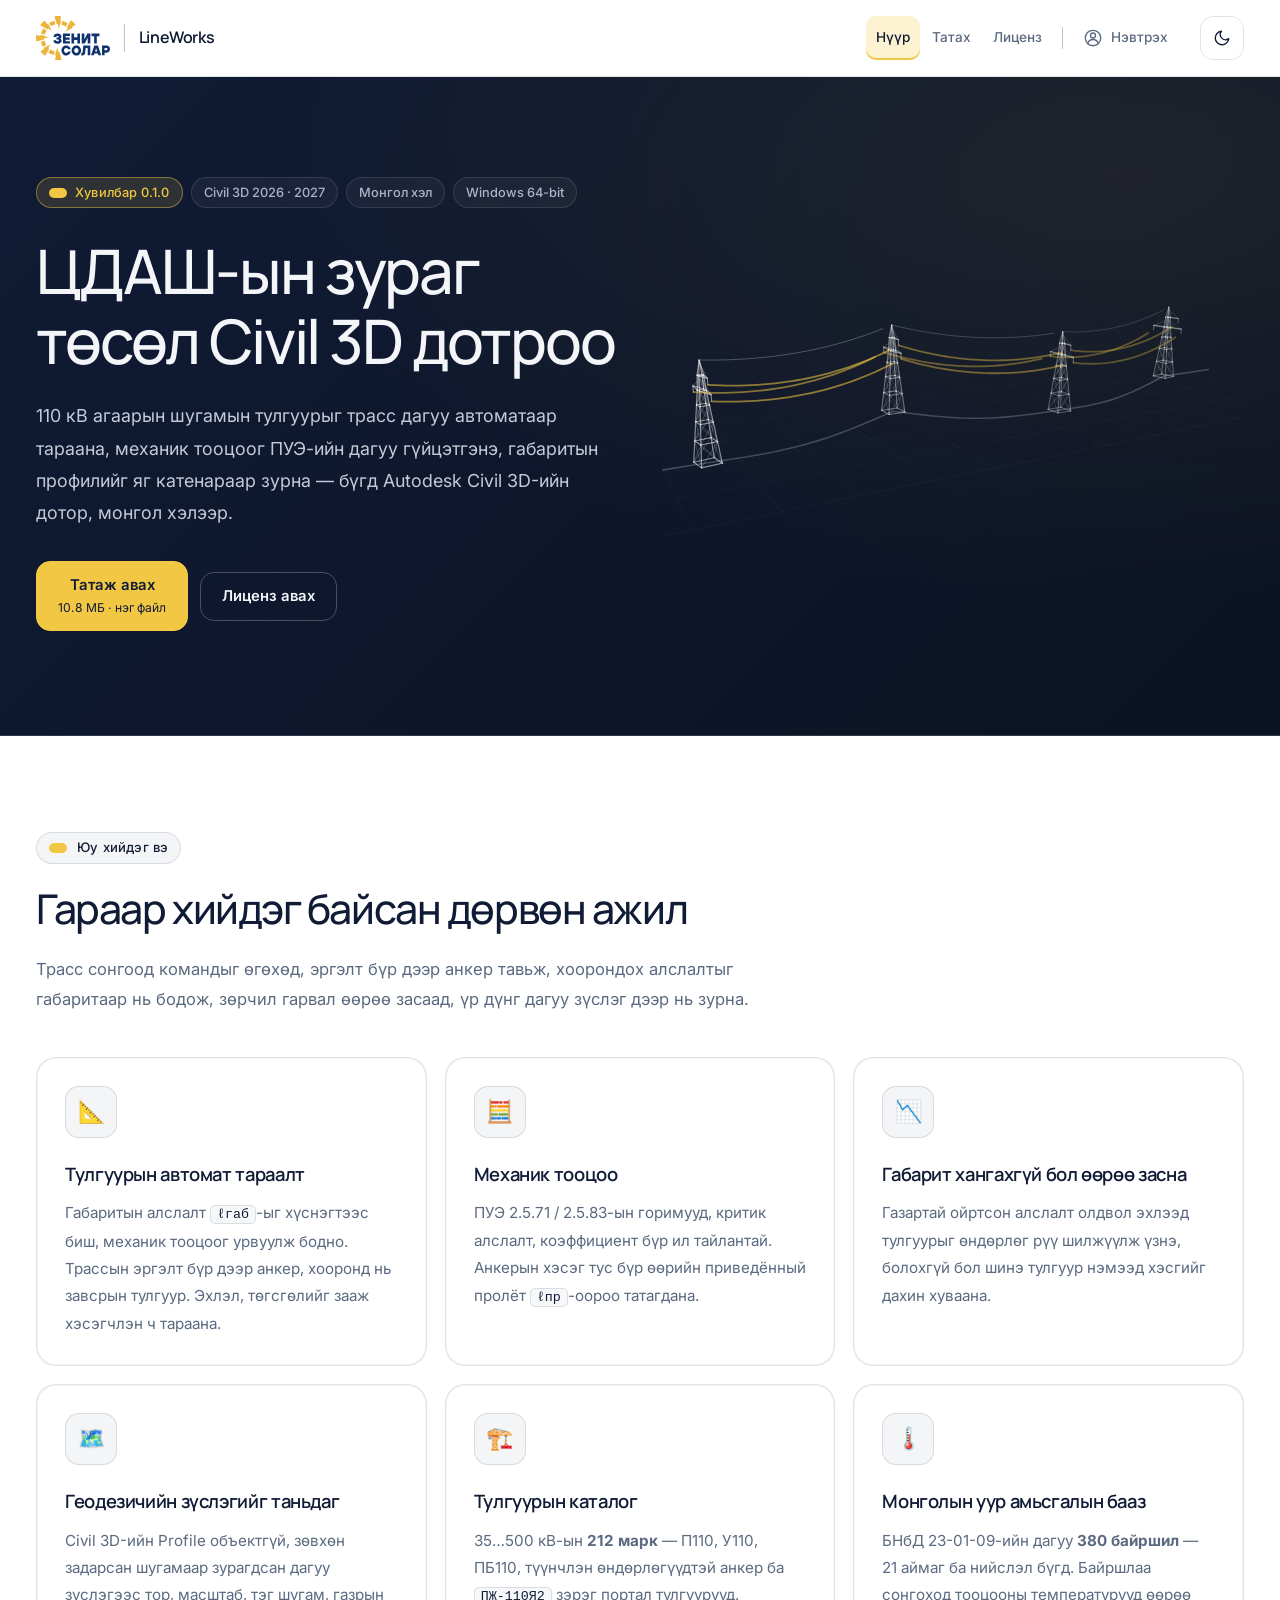
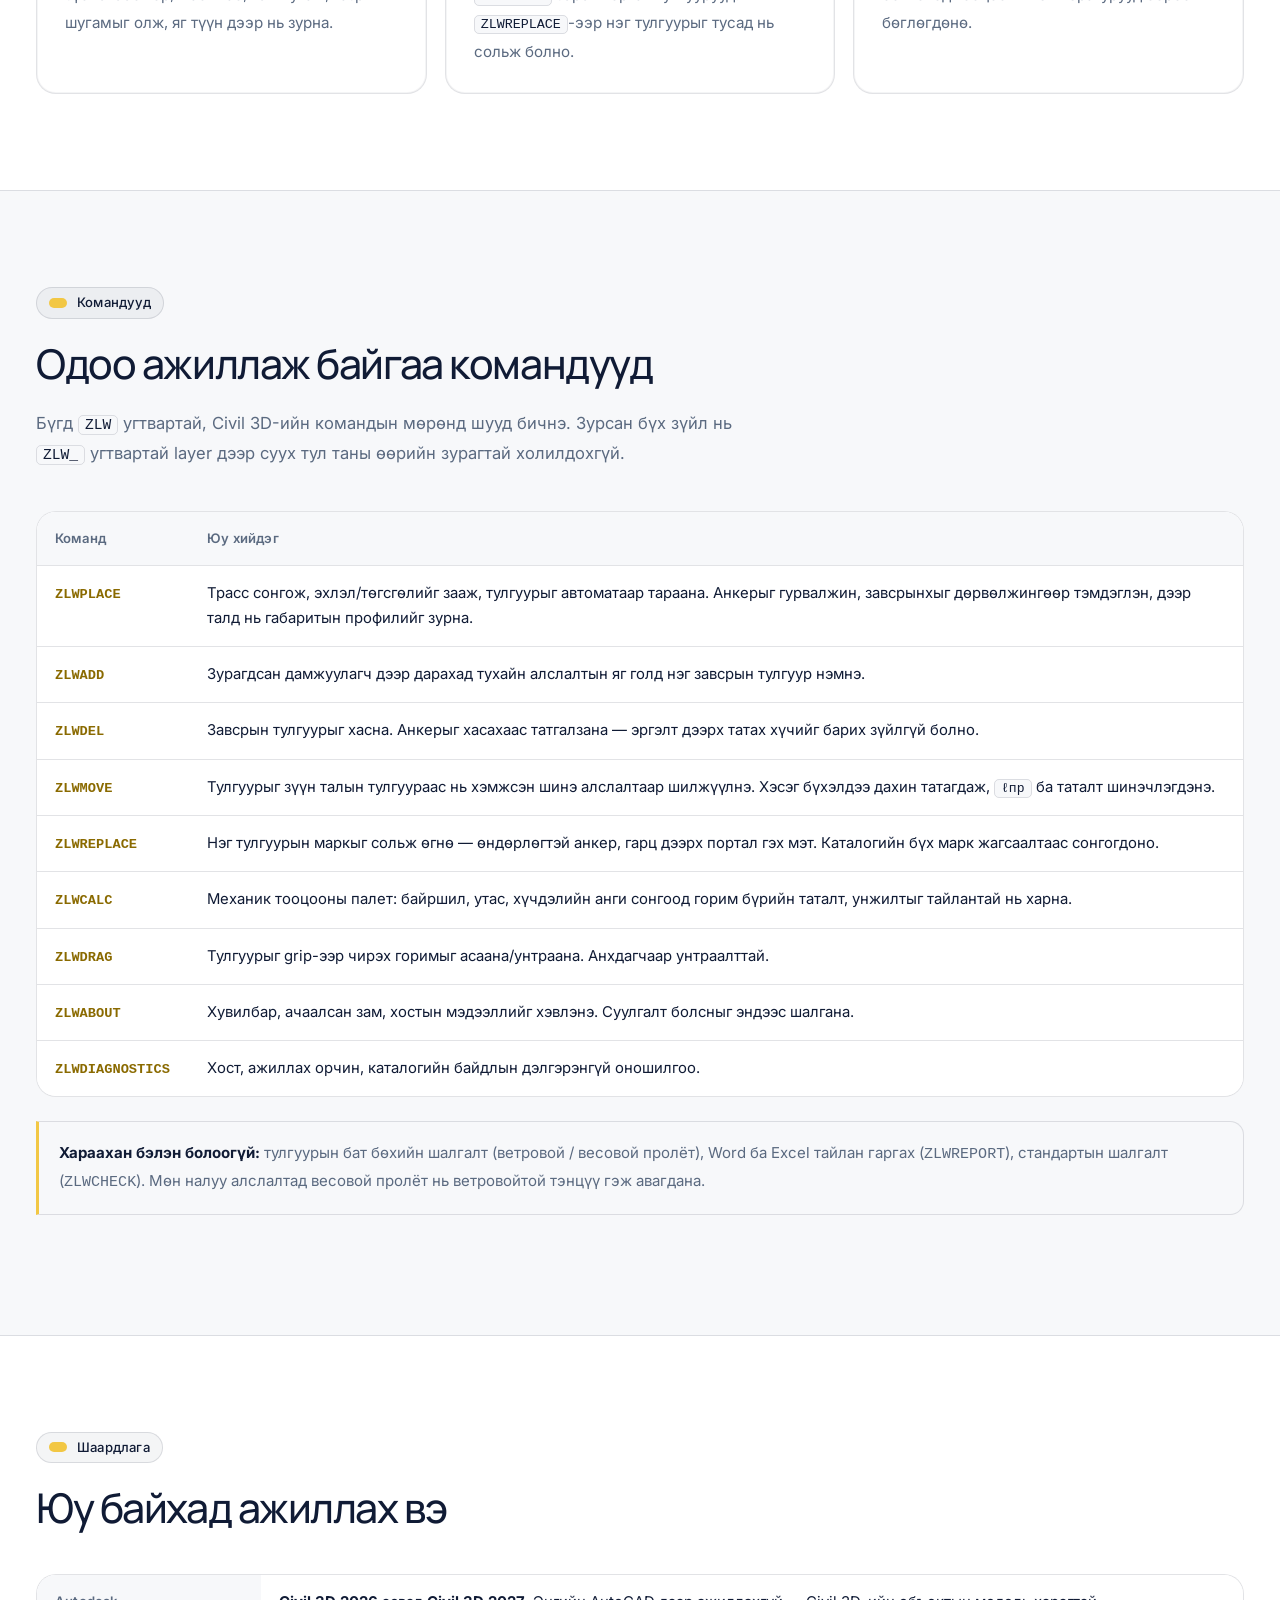
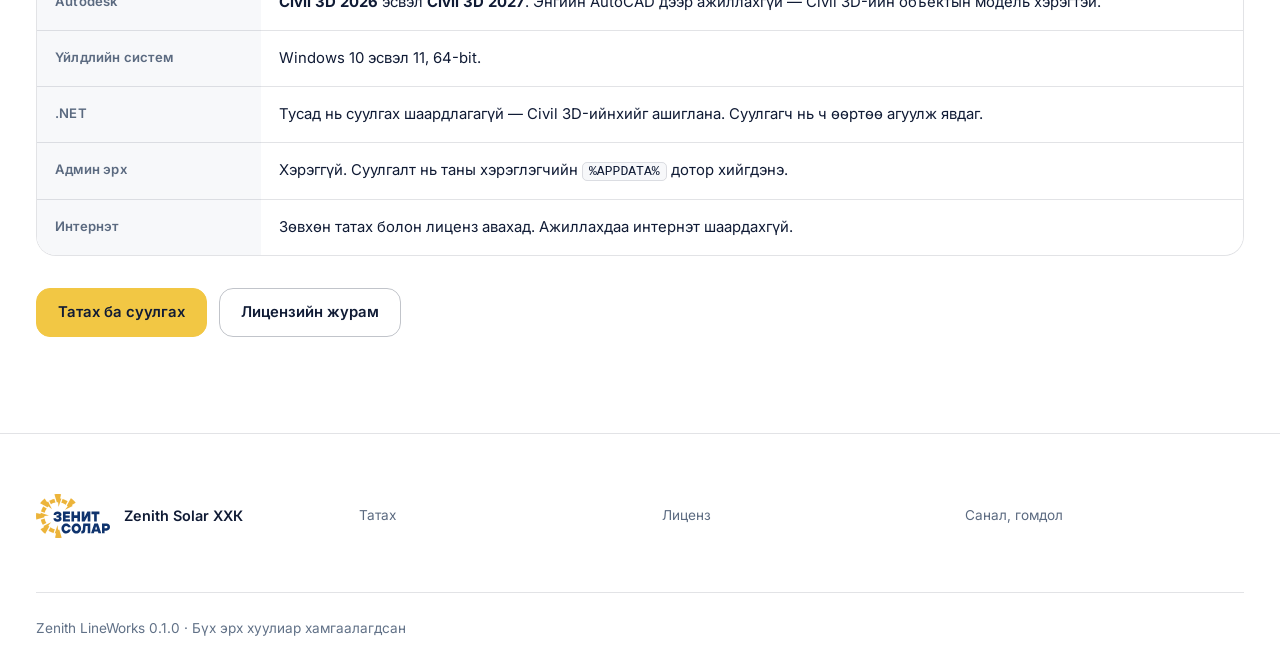
<file: index.html>
<!DOCTYPE html>
<html lang="mn">
<head>
<meta charset="utf-8">
<meta name="viewport" content="width=device-width, initial-scale=1">
<title>Zenith LineWorks — ЦДАШ-ын зураг төсөл Civil 3D дотор</title>
<meta name="description" content="110 кВ агаарын шугамын тулгуур тараалт, механик тооцоо, габаритын профилийг Autodesk Civil 3D дотор монгол хэлээр. Zenith Solar ХХК.">
<meta property="og:title" content="Zenith LineWorks">
<meta property="og:description" content="ЦДАШ-ын зураг төсөл ба механик тооцооны нэгдсэн систем — Autodesk Civil 3D-д зориулсан монгол хэлний plugin.">
<meta property="og:type" content="website">
<meta name="theme-color" content="#ffffff">
<script>
(() => {
  let theme = "light";
  try {
    if (localStorage.getItem("zs-theme") === "dark") theme = "dark";
  } catch {}
  document.documentElement.dataset.theme = theme;
  const meta = document.querySelector('meta[name="theme-color"]');
  if (meta) meta.content = theme === "dark" ? "#0b1222" : "#ffffff";
})();
</script>
<link rel="icon" href="assets/img/favicon.svg" type="image/svg+xml">
<link rel="preconnect" href="https://fonts.googleapis.com">
<link rel="preconnect" href="https://fonts.gstatic.com" crossorigin>
<link rel="stylesheet" href="https://fonts.googleapis.com/css2?family=Inter:wght@400;500;600;700&family=Manrope:wght@400;500;600;700;800&display=swap">
<link rel="stylesheet" href="assets/zs-theme.css">
<link rel="stylesheet" href="assets/site.css">
</head>
<body>
<a class="skip-link" href="#main">Үндсэн агуулга руу алгасах</a>

<header class="top">
  <div class="wrap">
    <a class="brand" href="./" aria-label="Зенит Солар — LineWorks нүүр">
      <img class="logo-light" src="assets/img/logo-mn.svg" alt="Зенит Солар" width="74" height="44">
      <img class="logo-dark" src="assets/img/logo-mn-white.svg" alt="Зенит Солар" width="74" height="44">
      <span class="brand-product">LineWorks</span>
    </a>
    <nav class="nav" id="nav" aria-label="Үндсэн цэс">
      <a class="here" href="./" aria-current="page">Нүүр</a>
      <a href="download.html">Татах</a>
      <a href="license.html">Лиценз</a>
      <span class="nav-sep" aria-hidden="true"></span>
      <span id="nav-account">
        <a class="nav-user"
           href="account.html"
           aria-label="Нэвтрэх"
           title="Нэвтрэх">
          <svg xmlns="http://www.w3.org/2000/svg"
               width="20" height="20" viewBox="0 0 24 24"
               fill="none" stroke="currentColor" stroke-width="1.6"
               stroke-linecap="round" stroke-linejoin="round"
               aria-hidden="true" focusable="false">
            <circle cx="12" cy="12" r="9.25"/>
            <circle cx="12" cy="9" r="3"/>
            <path d="M5.7 18.7a6.5 6.5 0 0 1 12.6 0"/>
          </svg>
          <span class="nav-user-label">Нэвтрэх</span>
        </a>
      </span>
    </nav>
    <div class="top-actions">
      <button class="icon-btn" id="theme" type="button" aria-label="Өнгөний горим солих">
        <svg width="18" height="18" viewBox="0 0 24 24" fill="none" stroke="currentColor" stroke-width="2" aria-hidden="true"><path d="M21 12.8A9 9 0 1 1 11.2 3a7 7 0 0 0 9.8 9.8z"/></svg>
      </button>
      <button class="icon-btn menu-btn" id="menu" type="button" aria-label="Цэс" aria-controls="nav" aria-expanded="false">
        <svg width="20" height="20" viewBox="0 0 24 24" fill="none" stroke="currentColor" stroke-width="2" aria-hidden="true"><path d="M3 6h18M3 12h18M3 18h18"/></svg>
      </button>
    </div>
  </div>
</header>

<main id="main" tabindex="-1">
<div class="hero">
  <div class="wrap hero-grid">
    <div>
      <div class="badges">
        <span class="badge sun eyebrow">Хувилбар 0.1.0</span>
        <span class="badge">Civil 3D 2026 · 2027</span>
        <span class="badge">Монгол хэл</span>
        <span class="badge">Windows 64-bit</span>
      </div>
      <h1>ЦДАШ-ын зураг төсөл Civil 3D дотроо</h1>
      <p class="lede">
        110 кВ агаарын шугамын тулгуурыг трасс дагуу автоматаар тараана, механик
        тооцоог ПУЭ-ийн дагуу гүйцэтгэнэ, габаритын профилийг яг катенараар зурна —
        бүгд Autodesk Civil 3D-ийн дотор, монгол хэлээр.
      </p>
      <div class="row">
        <a class="btn btn-sun" href="download.html">
          <span>Татаж авах<span class="sub">10.8 МБ · нэг файл</span></span>
        </a>
        <a class="btn btn-ghost" href="license.html">Лиценз авах</a>
      </div>
    </div>

    <!--
      Тайлбар зураг: газрын гадарга, тулгуур, унжилт, габарит. assets/hero-3d.js
      ажиллавал дээр нь 3D canvas зурагдана; эс бөгөөс энэ SVG харагдана.
    -->
    <div class="hero-3d">
    <svg class="hero-art" viewBox="0 0 520 300" role="img"
         aria-label="Дагуу зүслэг дээр тараагдсан тулгуур ба унжсан дамжуулагч">
      <defs>
        <g id="tw" stroke="#ffca5c" stroke-width="2" fill="none" stroke-linecap="round">
          <path d="M-11 0 L-3.5 -96 M11 0 L3.5 -96"/>
          <path d="M-8.4 -34 L8.4 -34 M-6.5 -62 L6.5 -62"/>
          <path d="M-22 -66 L22 -66 M-16 -80 L16 -80"/>
          <path d="M0 -96 L0 -106"/>
          <path d="M-9.6 -20 L7.2 -48 M9.6 -20 L-7.2 -48" stroke-width="1.1" opacity=".65"/>
        </g>
      </defs>

      <!-- газрын гадарга -->
      <path d="M0 258 L58 236 L120 222 L182 216 L248 238 L312 251 L382 240 L450 226 L520 232 L520 300 L0 300 Z"
            fill="rgba(255,255,255,.05)" stroke="none"/>
      <path d="M0 258 L58 236 L120 222 L182 216 L248 238 L312 251 L382 240 L450 226 L520 232"
            fill="none" stroke="#7e9bb8" stroke-width="2"/>

      <!-- аянга зайлуулагч -->
      <path d="M58 130 Q120 160 182 110 M182 110 Q248 176 312 145 M312 145 Q382 180 450 120"
            fill="none" stroke="#8fa9c2" stroke-width="1.4" opacity=".8"/>

      <!-- дамжуулагч, унжилттай -->
      <path d="M58 170 Q120 214 182 150 M182 150 Q248 220 312 185 M312 185 Q382 224 450 160"
            fill="none" stroke="#f0a500" stroke-width="2.4"/>

      <use href="#tw" x="58"  y="236"/>
      <use href="#tw" x="182" y="216"/>
      <use href="#tw" x="312" y="251"/>
      <use href="#tw" x="450" y="226"/>

      <!-- габаритын хэмжээ -->
      <path d="M248 213 L248 238" stroke="#4ec98a" stroke-width="1.4" stroke-dasharray="4 3"/>
      <path d="M243 213 L253 213 M243 238 L253 238" stroke="#4ec98a" stroke-width="1.4"/>
      <text x="258" y="230" fill="#4ec98a" font-size="12"
            font-family="Segoe UI, sans-serif">габарит</text>
    </svg>
    </div>
  </div>
</div>

<section>
  <div class="wrap">
    <div class="section-head">
      <div class="eyebrow">Юу хийдэг вэ</div>
      <h2>Гараар хийдэг байсан дөрвөн ажил</h2>
      <p>
        Трасс сонгоод командыг өгөхөд, эргэлт бүр дээр анкер тавьж, хоорондох
        алслалтыг габаритаар нь бодож, зөрчил гарвал өөрөө засаад, үр дүнг дагуу
        зүслэг дээр нь зурна.
      </p>
    </div>

    <div class="grid">
      <div class="card">
        <div class="ico">📐</div>
        <h3>Тулгуурын автомат тараалт</h3>
        <p>
          Габаритын алслалт <code>ℓгаб</code>-ыг хүснэгтээс биш, механик тооцоог
          урвуулж бодно. Трассын эргэлт бүр дээр анкер, хооронд нь завсрын тулгуур.
          Эхлэл, төгсгөлийг зааж хэсэгчлэн ч тараана.
        </p>
      </div>
      <div class="card">
        <div class="ico">🧮</div>
        <h3>Механик тооцоо</h3>
        <p>
          ПУЭ 2.5.71 / 2.5.83-ын горимууд, критик алслалт, коэффициент бүр ил
          тайлантай. Анкерын хэсэг тус бүр өөрийн приведённый пролёт
          <code>ℓпр</code>-оороо татагдана.
        </p>
      </div>
      <div class="card">
        <div class="ico">📉</div>
        <h3>Габарит хангахгүй бол өөрөө засна</h3>
        <p>
          Газартай ойртсон алслалт олдвол эхлээд тулгуурыг өндөрлөг рүү шилжүүлж
          үзнэ, болохгүй бол шинэ тулгуур нэмээд хэсгийг дахин хуваана.
        </p>
      </div>
      <div class="card">
        <div class="ico">🗺️</div>
        <h3>Геодезичийн зүслэгийг таньдаг</h3>
        <p>
          Civil 3D-ийн Profile объектгүй, зөвхөн задарсан шугамаар зурагдсан дагуу
          зүслэгээс тор, масштаб, тэг шугам, газрын шугамыг олж, яг түүн дээр нь
          зурна.
        </p>
      </div>
      <div class="card">
        <div class="ico">🏗️</div>
        <h3>Тулгуурын каталог</h3>
        <p>
          35…500 кВ-ын <strong>212 марк</strong> — П110, У110, ПБ110, түүнчлэн
          өндөрлөгүүдтэй анкер ба <code>ПЖ-110Я2</code> зэрэг портал тулгуурууд.
          <code>ZLWREPLACE</code>-ээр нэг тулгуурыг тусад нь сольж болно.
        </p>
      </div>
      <div class="card">
        <div class="ico">🌡️</div>
        <h3>Монголын уур амьсгалын бааз</h3>
        <p>
          БНбД 23-01-09-ийн дагуу <strong>380 байршил</strong> — 21 аймаг ба
          нийслэл бүгд. Байршлаа сонгоход тооцооны температурууд өөрөө бөглөгдөнө.
        </p>
      </div>
    </div>
  </div>
</section>

<section class="warm">
  <div class="wrap">
    <div class="section-head">
      <div class="eyebrow">Командууд</div>
      <h2>Одоо ажиллаж байгаа командууд</h2>
      <p>
        Бүгд <code>ZLW</code> угтвартай, Civil 3D-ийн командын мөрөнд шууд бичнэ.
        Зурсан бүх зүйл нь <code>ZLW_</code> угтвартай layer дээр суух тул таны
        өөрийн зурагтай холилдохгүй.
      </p>
    </div>

    <div class="table-scroll">
      <table>
        <thead>
          <tr><th style="width: 9.5rem">Команд</th><th>Юу хийдэг</th></tr>
        </thead>
        <tbody>
          <tr>
            <td><span class="cmd">ZLWPLACE</span></td>
            <td>Трасс сонгож, эхлэл/төгсгөлийг зааж, тулгуурыг автоматаар тараана. Анкерыг гурвалжин, завсрынхыг дөрвөлжингөөр тэмдэглэн, дээр талд нь габаритын профилийг зурна.</td>
          </tr>
          <tr>
            <td><span class="cmd">ZLWADD</span></td>
            <td>Зурагдсан дамжуулагч дээр дарахад тухайн алслалтын яг голд нэг завсрын тулгуур нэмнэ.</td>
          </tr>
          <tr>
            <td><span class="cmd">ZLWDEL</span></td>
            <td>Завсрын тулгуурыг хасна. Анкерыг хасахаас татгалзана — эргэлт дээрх татах хүчийг барих зүйлгүй болно.</td>
          </tr>
          <tr>
            <td><span class="cmd">ZLWMOVE</span></td>
            <td>Тулгуурыг зүүн талын тулгуураас нь хэмжсэн шинэ алслалтаар шилжүүлнэ. Хэсэг бүхэлдээ дахин татагдаж, <code>ℓпр</code> ба таталт шинэчлэгдэнэ.</td>
          </tr>
          <tr>
            <td><span class="cmd">ZLWREPLACE</span></td>
            <td>Нэг тулгуурын маркыг сольж өгнө — өндөрлөгтэй анкер, гарц дээрх портал гэх мэт. Каталогийн бүх марк жагсаалтаас сонгогдоно.</td>
          </tr>
          <tr>
            <td><span class="cmd">ZLWCALC</span></td>
            <td>Механик тооцооны палет: байршил, утас, хүчдэлийн анги сонгоод горим бүрийн таталт, унжилтыг тайлантай нь харна.</td>
          </tr>
          <tr>
            <td><span class="cmd">ZLWDRAG</span></td>
            <td>Тулгуурыг grip-ээр чирэх горимыг асаана/унтраана. Анхдагчаар унтраалттай.</td>
          </tr>
          <tr>
            <td><span class="cmd">ZLWABOUT</span></td>
            <td>Хувилбар, ачаалсан зам, хостын мэдээллийг хэвлэнэ. Суулгалт болсныг эндээс шалгана.</td>
          </tr>
          <tr>
            <td><span class="cmd">ZLWDIAGNOSTICS</span></td>
            <td>Хост, ажиллах орчин, каталогийн байдлын дэлгэрэнгүй оношилгоо.</td>
          </tr>
        </tbody>
      </table>
    </div>

    <div class="note">
      <strong>Хараахан бэлэн болоогүй:</strong> тулгуурын бат бөхийн шалгалт
      (ветровой / весовой пролёт), Word ба Excel тайлан гаргах
      (<code>ZLWREPORT</code>), стандартын шалгалт (<code>ZLWCHECK</code>).
      Мөн налуу алслалтад весовой пролёт нь ветровойтой тэнцүү гэж авагдана.
    </div>
  </div>
</section>

<section>
  <div class="wrap">
    <div class="section-head">
      <div class="eyebrow">Шаардлага</div>
      <h2>Юу байхад ажиллах вэ</h2>
    </div>

    <div class="table-scroll">
      <table>
        <tbody>
          <tr>
            <th style="width: 14rem">Autodesk</th>
            <td><strong>Civil 3D 2026</strong> эсвэл <strong>Civil 3D 2027</strong>. Энгийн AutoCAD дээр ажиллахгүй — Civil 3D-ийн объектын модель хэрэгтэй.</td>
          </tr>
          <tr>
            <th>Үйлдлийн систем</th>
            <td>Windows 10 эсвэл 11, 64-bit.</td>
          </tr>
          <tr>
            <th>.NET</th>
            <td>Тусад нь суулгах шаардлагагүй — Civil 3D-ийнхийг ашиглана. Суулгагч нь ч өөртөө агуулж явдаг.</td>
          </tr>
          <tr>
            <th>Админ эрх</th>
            <td>Хэрэггүй. Суулгалт нь таны хэрэглэгчийн <code>%APPDATA%</code> дотор хийгдэнэ.</td>
          </tr>
          <tr>
            <th>Интернэт</th>
            <td>Зөвхөн татах болон лиценз авахад. Ажиллахдаа интернэт шаардахгүй.</td>
          </tr>
        </tbody>
      </table>
    </div>

    <div class="row" style="margin-top: 32px">
      <a class="btn btn-sun" href="download.html">Татах ба суулгах</a>
      <a class="btn btn-line" href="license.html">Лицензийн журам</a>
    </div>
  </div>
</section>

</main>

<footer class="foot">
  <div class="wrap foot-grid">
    <a class="foot-brand" href="https://nova-xo.github.io/zenithsolar-web/">
      <img class="logo-foot logo-light" src="assets/img/logo-mn.svg" alt="" width="74" height="44">
      <img class="logo-foot logo-dark" src="assets/img/logo-mn-white.svg" alt="" width="74" height="44">
      <strong>Zenith Solar ХХК</strong>
    </a>
    <nav class="foot-links" aria-label="Нэмэлт">
      <a href="download.html">Татах</a>
      <a href="license.html">Лиценз</a>
      <a href="https://github.com/NOVA-XO/lineworks/issues">Санал, гомдол</a>
    </nav>
    <div class="foot-bottom">
      Zenith LineWorks 0.1.0 · Бүх эрх хуулиар хамгаалагдсан
    </div>
  </div>
</footer>


<script src="assets/zs-theme.js" defer></script>
<script src="assets/nav-session.js"></script>
<script src="assets/hero-3d.js" defer></script>
</body>
</html>
</file>
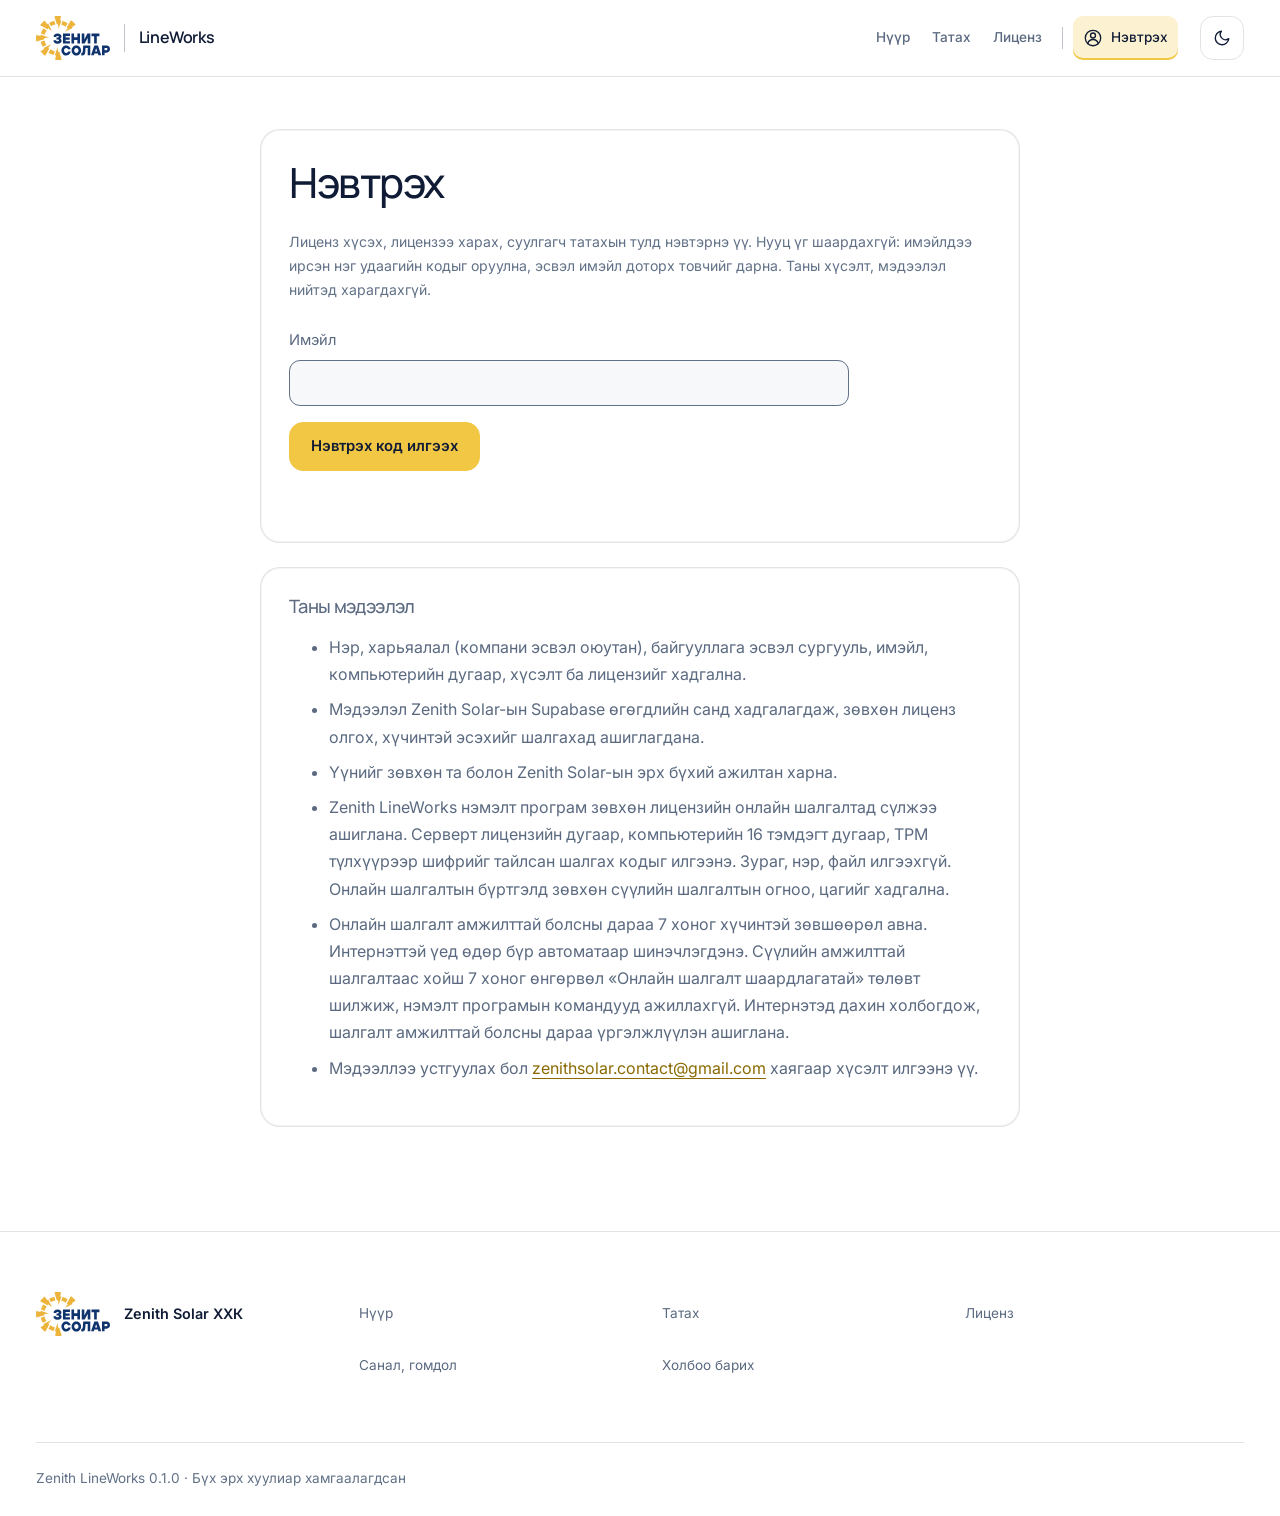
<file: account.html>
<!DOCTYPE html>
<html lang="mn">
<head>
<meta charset="utf-8">
<meta name="viewport" content="width=device-width, initial-scale=1">
<title>Миний хуудас — Zenith LineWorks</title>
<meta name="description" content="Zenith LineWorks-ийн лиценз хүсэх, лицензээ харах, суулгагч татах.">
<style id="no-frame">html{display:none!important}</style>
<noscript><style>html{display:block!important}</style></noscript>
<script>
if (window.top === window.self) {
  document.getElementById("no-frame").remove();
} else {
  window.top.location = window.self.location.href;
}
</script>
<meta name="theme-color" content="#ffffff">
<script>
(() => {
  let theme = "light";
  try {
    if (localStorage.getItem("zs-theme") === "dark") theme = "dark";
  } catch {}
  document.documentElement.dataset.theme = theme;
  const meta = document.querySelector('meta[name="theme-color"]');
  if (meta) meta.content = theme === "dark" ? "#0b1222" : "#ffffff";
})();
</script>
<link rel="icon" href="assets/img/favicon.svg" type="image/svg+xml">
<link rel="preconnect" href="https://fonts.googleapis.com">
<link rel="preconnect" href="https://fonts.gstatic.com" crossorigin>
<link rel="stylesheet" href="https://fonts.googleapis.com/css2?family=Inter:wght@400;500;600;700&family=Manrope:wght@400;500;600;700;800&display=swap">
<link rel="stylesheet" href="assets/zs-theme.css">
<link rel="stylesheet" href="assets/site.css">
<link rel="stylesheet" href="assets/portal.css">
</head>
<body>
<a class="skip-link" href="#main">Үндсэн агуулга руу алгасах</a>

<header class="top">
  <div class="wrap">
    <a class="brand" href="./" aria-label="Зенит Солар — LineWorks нүүр">
      <img class="logo-light" src="assets/img/logo-mn.svg" alt="Зенит Солар" width="74" height="44">
      <img class="logo-dark" src="assets/img/logo-mn-white.svg" alt="Зенит Солар" width="74" height="44">
      <span class="brand-product">LineWorks</span>
    </a>
    <nav class="nav" id="nav" aria-label="Үндсэн цэс">
      <a href="./">Нүүр</a>
      <a href="download.html">Татах</a>
      <a href="license.html">Лиценз</a>
      <span class="nav-sep" aria-hidden="true"></span>
      <span id="nav-account">
        <a class="nav-user here"
           href="account.html"
           aria-current="page"
           aria-label="Нэвтрэх"
           title="Нэвтрэх">
          <svg xmlns="http://www.w3.org/2000/svg"
               width="20" height="20" viewBox="0 0 24 24"
               fill="none" stroke="currentColor" stroke-width="1.6"
               stroke-linecap="round" stroke-linejoin="round"
               aria-hidden="true" focusable="false">
            <circle cx="12" cy="12" r="9.25"/>
            <circle cx="12" cy="9" r="3"/>
            <path d="M5.7 18.7a6.5 6.5 0 0 1 12.6 0"/>
          </svg>
          <span class="nav-user-label">Нэвтрэх</span>
        </a>
      </span>
    </nav>
    <div class="top-actions">
      <button class="icon-btn" id="theme" type="button" aria-label="Өнгөний горим солих">
        <svg width="18" height="18" viewBox="0 0 24 24" fill="none" stroke="currentColor" stroke-width="2" aria-hidden="true"><path d="M21 12.8A9 9 0 1 1 11.2 3a7 7 0 0 0 9.8 9.8z"/></svg>
      </button>
      <button class="icon-btn menu-btn" id="menu" type="button" aria-label="Цэс" aria-controls="nav" aria-expanded="false">
        <svg width="20" height="20" viewBox="0 0 24 24" fill="none" stroke="currentColor" stroke-width="2" aria-hidden="true"><path d="M3 6h18M3 12h18M3 18h18"/></svg>
      </button>
    </div>
  </div>
</header>

<main id="main" class="portal" tabindex="-1">
  <div class="wrap">
    <h1 class="sr-only">Миний хуудас — Zenith LineWorks</h1>
    <noscript>
      <p class="note">Нэвтрэх болон лиценз хүсэхэд хөтчийн JavaScript шаардлагатай.</p>
    </noscript>

    <div class="portal-feedback">
      <p id="portal-msg" class="msg" role="status">Нэвтрэлтийг шалгаж байна…</p>
      <p id="network-msg" class="msg" role="status"></p>
      <button id="portal-refresh" class="btn btn-line" type="button">Мэдээлэл шинэчлэх</button>
    </div>

    <div id="not-configured" class="note warn" hidden>
      <strong>Портал хараахан тохируулагдаагүй байна.</strong>
      Лиценз хүсэх бол <a href="mailto:zenithsolar.contact@gmail.com">zenithsolar.contact@gmail.com</a> хаяг руу бичнэ үү.
    </div>

    <!-- Нэвтрээгүй -->
    <section id="signed-out" class="panel" hidden>
      <h2>Нэвтрэх</h2>
      <p class="muted">
        Лиценз хүсэх, лицензээ харах, суулгагч татахын тулд нэвтэрнэ үү. Нууц үг шаардахгүй:
        имэйлдээ ирсэн нэг удаагийн кодыг оруулна, эсвэл имэйл доторх товчийг дарна.
        Таны хүсэлт, мэдээлэл нийтэд харагдахгүй.
      </p>
      <form id="signin-form" class="form">
        <label>Имэйл
          <input id="signin-email" type="email" autocomplete="email" required>
        </label>
        <div class="row">
          <button class="btn btn-sun" type="submit">Нэвтрэх код илгээх</button>
          <button class="btn btn-line" type="button" id="signin-google" hidden>Google-ээр нэвтрэх</button>
        </div>
        <p id="signin-msg" class="msg" role="status"></p>
      </form>
      <form id="code-form" class="form" hidden>
        <p id="code-destination" class="muted"></p>
        <label>Имэйлээр ирсэн код
          <input id="signin-code" class="mono" inputmode="numeric" autocomplete="one-time-code" maxlength="10" required spellcheck="false" aria-describedby="code-destination">
        </label>
        <div class="row">
          <button class="btn btn-sun" type="submit">Нэвтрэх</button>
          <button class="btn btn-line" type="button" id="code-resend">Код дахин илгээх</button>
          <button class="btn btn-line" type="button" id="code-back">Өөр имэйл</button>
        </div>
        <p id="code-msg" class="msg" role="status" aria-live="polite" aria-atomic="true"></p>
      </form>
    </section>

    <!-- Нэвтэрсэн -->
    <div id="signed-in" hidden>
      <h2>Миний хуудас</h2>
      <p class="muted" id="who"></p>

      <section id="profile-panel" class="panel profile" aria-labelledby="profile-title">
        <h3 id="profile-title">Миний профайл</h3>

        <div class="profile-head">
          <div id="profile-avatar" class="profile-avatar" aria-hidden="true">?</div>

          <div class="profile-identity">
            <h4 id="profile-name">Мэдээлэл ачаалж байна…</h4>
            <p id="profile-organization"></p>
            <p id="profile-email"></p>
            <div class="profile-meta">
              <span id="profile-role" class="status"></span>
              <span id="profile-since"></span>
            </div>
          </div>

          <button
            id="profile-edit"
            class="btn btn-line"
            type="button"
            aria-expanded="false"
            aria-controls="profile-editor"
            disabled
          >Засах</button>
        </div>

        <p id="profile-required" class="note warn" hidden>
          Лиценз хүсэхийн өмнө нэр, төрлөө сонгож, компани эсвэл сургуулийн нэрээ оруулаад хадгална уу.
        </p>

        <div id="profile-editor" class="profile-editor" hidden>
          <form id="profile-form" class="form">
            <label for="full-name">Овог, нэр
              <input id="full-name" maxlength="80" required autocomplete="name">
            </label>
            <fieldset class="profile-affiliation">
              <legend>Та</legend>
              <div class="row">
                <label>
                  <input type="radio" name="affiliation" value="company" required>
                  <span>Компанид ажилладаг</span>
                </label>
                <label>
                  <input type="radio" name="affiliation" value="student" required>
                  <span>Оюутан</span>
                </label>
              </div>
            </fieldset>
            <label for="organization">
              <span id="organization-label">Компани эсвэл сургуулийн нэр</span>
              <input id="organization" maxlength="80" required autocomplete="off" placeholder="Эхлээд төрлөө сонгоно уу" aria-describedby="organization-hint" disabled>
            </label>
            <p id="organization-hint" class="profile-muted">Дээрх хоёр төрлөөс сонгоод нэрээ оруулна уу.</p>
            <div class="row">
              <button class="btn btn-line" type="submit">Хадгалах</button>
            </div>
          </form>
        </div>

        <!-- Форм хаалттай байсан ч хадгалалт/ачаалалтын алдаа харагдана. -->
        <p id="profile-msg" class="msg" role="status" aria-atomic="true"></p>

        <div id="profile-primary"></div>

        <dl id="profile-stats" class="profile-stats" aria-label="Тоон хураангуй"></dl>

        <div class="profile-machines">
          <h4 id="profile-machines-title">Бүртгэлтэй компьютерүүд</h4>
          <p class="profile-muted">
            Лиценз эсвэл хүсэлтэд бүртгэгдсэн компьютерүүд.
            Сүүлийн бүртгэлийн огноо нь онлайн байсан хугацааг илэрхийлэхгүй.
          </p>
          <ul
            id="profile-machine-list"
            class="profile-machine-list"
            aria-labelledby="profile-machines-title"
          ></ul>
        </div>
      </section>

      <section class="panel">
        <h3>Лиценз хүсэх</h3>
        <p class="muted">
          Лиценз ашиглах компьютерээсээ хүсэлтийн кодыг хуулж оруулна уу.
          Лиценз зөвхөн тэр компьютерт ажиллана.
        </p>
        <details class="machine-help">
          <summary>Хүсэлтийн кодыг хаанаас авах вэ?</summary>
          <p>
            Лиценз ашиглах компьютер дээрээ доорх аль нэг цонхыг нээгээд
            «Хүсэлтийн код» хэсгийн «Хуулах» товчийг дарна.
          </p>
          <ol>
            <li>
              <strong>Суулгагчаас.</strong>
              <a href="download.html">ZenithLineWorksSetup.exe</a>-г ажиллуулаад
              лицензийн алхамд очно.
            </li>
            <li>
              <strong>Civil 3D-ээс.</strong>
              Командын мөрөнд <code>ZLWLICENSE</code> гэж бичээд Enter дарна.
            </li>
            <li>
              <strong>Ribbon-оос.</strong>
              <strong>LineWorks</strong> → <strong>Тухай</strong> →
              <strong>Лиценз</strong> гэж нээнэ.
            </li>
          </ol>
          <p>
            Тэр цонхны «Хүсэлт илгээх…» товчийг дарвал энэ хуудас хүсэлтийн
            кодыг бөглөсөн төлөвөөр нээгдэнэ.
          </p>
          <p>
            Код нь <code>ZLWK1.</code>-ээр эхэлнэ. Анх бэлтгэхэд ойролцоогоор
            5 секунд шаардагдана.
            <code>XXXX-XXXX-XXXX-XXXX</code> хэлбэртэй компьютерийн дугаар нь
            зөвхөн тулгаж шалгахад зориулагдсан; хүсэлтийн кодыг орлохгүй.
          </p>
          <p>
            <strong>Ашиглах боломжтой TPM 2.0 шаардлагатай.</strong>
            TPM 2.0 байхгүй эсвэл ашиглах боломжгүй бол лиценз олгохгүй.
            Шалтгаан нь суулгагч болон Civil 3D-ийн лицензийн цонхонд харагдана.
          </p>
          <p>
            Лиценз ашиглах компьютер онлайн шалгалт хийхийн тулд 7 хоног тутамд дор хаяж нэг удаа интернэтэд холбогдох шаардлагатай.
          </p>
        </details>
        <form id="request-form" class="form">
          <div class="request-code-field">
            <label for="request-code">Хүсэлтийн код</label>
            <textarea id="request-code"
                      class="mono"
                      rows="3"
                      maxlength="2200"
                      placeholder="ZLWK1.…"
                      required
                      autocomplete="off"
                      autocapitalize="off"
                      spellcheck="false"
                      wrap="soft"
                      dir="ltr"
                      aria-describedby="request-code-hint request-machine request-msg"></textarea>
            <p id="request-code-hint" class="muted">
              Код ойролцоогоор 400 тэмдэгттэй байх нь хэвийн. Бүтнээр нь хуулж
              тавина уу. Талбарт хэд хэдэн мөрөөр харагдаж болно.
            </p>
            <p id="request-machine" class="muted mono"
               aria-live="polite" aria-atomic="true"></p>
          </div>
          <label>Төрөл
            <select id="kind">
              <option value="new">Шинэ лиценз</option>
              <option value="renewal">Одоо байгаа лицензээ сунгуулах</option>
            </select>
          </label>
          <label id="renews-label" hidden>Сунгах лиценз
            <select id="renews"></select>
          </label>
          <label>Тайлбар (заавал биш)
            <textarea id="note" maxlength="500"></textarea>
          </label>
          <div class="row"><button class="btn btn-sun" type="submit" id="request-submit">Хүсэлт илгээх</button></div>
          <p id="request-msg" class="msg" role="status"></p>
        </form>
      </section>

      <section class="panel">
        <h3>Миний лицензүүд</h3>
        <p class="muted">
          Лицензээ «Хуулах» эсвэл «.lic татах» товчоор аваад Civil 3D дээр <code>ZLWLICENSE</code> →
          «Лиценз оруулах» → «Оруулах». Цуцлагдсан лиценз интернэтгүй ажилладаг тул хугацаа нь дуустал
          ажилласаар байж болно.
        </p>
        <div class="table-scroll"><table>
          <thead><tr><th>Дугаар</th><th>Компьютер</th><th>Төрөл</th><th>Хугацаа</th><th>Үлдсэн</th><th>Төлөв</th><th></th></tr></thead>
          <tbody id="licenses"></tbody>
        </table></div>
        <p id="licenses-msg" class="msg" role="status"></p>
      </section>

      <section class="panel">
        <h3>Миний хүсэлтүүд</h3>
        <div class="table-scroll"><table>
          <thead><tr><th>Огноо</th><th>Төрөл</th><th>Компьютер</th><th>Төлөв</th><th>Хариу</th></tr></thead>
          <tbody id="requests"></tbody>
        </table></div>
        <p id="requests-msg" class="msg" role="status"></p>
      </section>

      <section class="panel">
        <h3>Суулгагч</h3>
        <p class="muted">Хамгийн сүүлийн хувилбар. Холбоос 5 минут хүчинтэй.</p>
        <div class="row"><button class="btn btn-line" id="installer">Суулгагч татах</button></div>
        <p id="installer-msg" class="msg" role="status"></p>
      </section>
    </div>

    <section class="panel privacy-note" aria-labelledby="privacy-title">
      <h2 id="privacy-title">Таны мэдээлэл</h2>
      <ul>
        <li>Нэр, харьяалал (компани эсвэл оюутан), байгууллага эсвэл сургууль, имэйл, компьютерийн дугаар, хүсэлт ба лицензийг хадгална.</li>
        <li>Мэдээлэл Zenith Solar-ын Supabase өгөгдлийн санд хадгалагдаж, зөвхөн лиценз олгох, хүчинтэй эсэхийг шалгахад ашиглагдана.</li>
        <li>Үүнийг зөвхөн та болон Zenith Solar-ын эрх бүхий ажилтан харна.</li>
        <li>Zenith LineWorks нэмэлт програм зөвхөн лицензийн онлайн шалгалтад сүлжээ ашиглана. Серверт лицензийн дугаар, компьютерийн 16 тэмдэгт дугаар, TPM түлхүүрээр шифрийг тайлсан шалгах кодыг илгээнэ. Зураг, нэр, файл илгээхгүй. Онлайн шалгалтын бүртгэлд зөвхөн сүүлийн шалгалтын огноо, цагийг хадгална.</li>
        <li>Онлайн шалгалт амжилттай болсны дараа 7 хоног хүчинтэй зөвшөөрөл авна. Интернэттэй үед өдөр бүр автоматаар шинэчлэгдэнэ. Сүүлийн амжилттай шалгалтаас хойш 7 хоног өнгөрвөл «Онлайн шалгалт шаардлагатай» төлөвт шилжиж, нэмэлт програмын командууд ажиллахгүй. Интернэтэд дахин холбогдож, шалгалт амжилттай болсны дараа үргэлжлүүлэн ашиглана.</li>
        <li>Мэдээллээ устгуулах бол <a href="mailto:zenithsolar.contact@gmail.com">zenithsolar.contact@gmail.com</a> хаягаар хүсэлт илгээнэ үү.</li>
      </ul>
    </section>
  </div>
</main>

<footer class="foot">
  <div class="wrap foot-grid">
    <a class="foot-brand" href="https://nova-xo.github.io/zenithsolar-web/">
      <img class="logo-foot logo-light" src="assets/img/logo-mn.svg" alt="" width="74" height="44">
      <img class="logo-foot logo-dark" src="assets/img/logo-mn-white.svg" alt="" width="74" height="44">
      <strong>Zenith Solar ХХК</strong>
    </a>
    <nav class="foot-links" aria-label="Нэмэлт">
      <a href="./">Нүүр</a>
      <a href="download.html">Татах</a>
      <a href="license.html">Лиценз</a>
      <a href="https://github.com/NOVA-XO/lineworks/issues">Санал, гомдол</a>
      <a href="mailto:zenithsolar.contact@gmail.com">Холбоо барих</a>
    </nav>
    <div class="foot-bottom">
      Zenith LineWorks 0.1.0 · Бүх эрх хуулиар хамгаалагдсан
    </div>
  </div>
</footer>

<script src="assets/zs-theme.js" defer></script>
<script src="assets/nav-session.js"></script>
<script type="module" src="assets/account.js"></script>
</body>
</html>
</file>
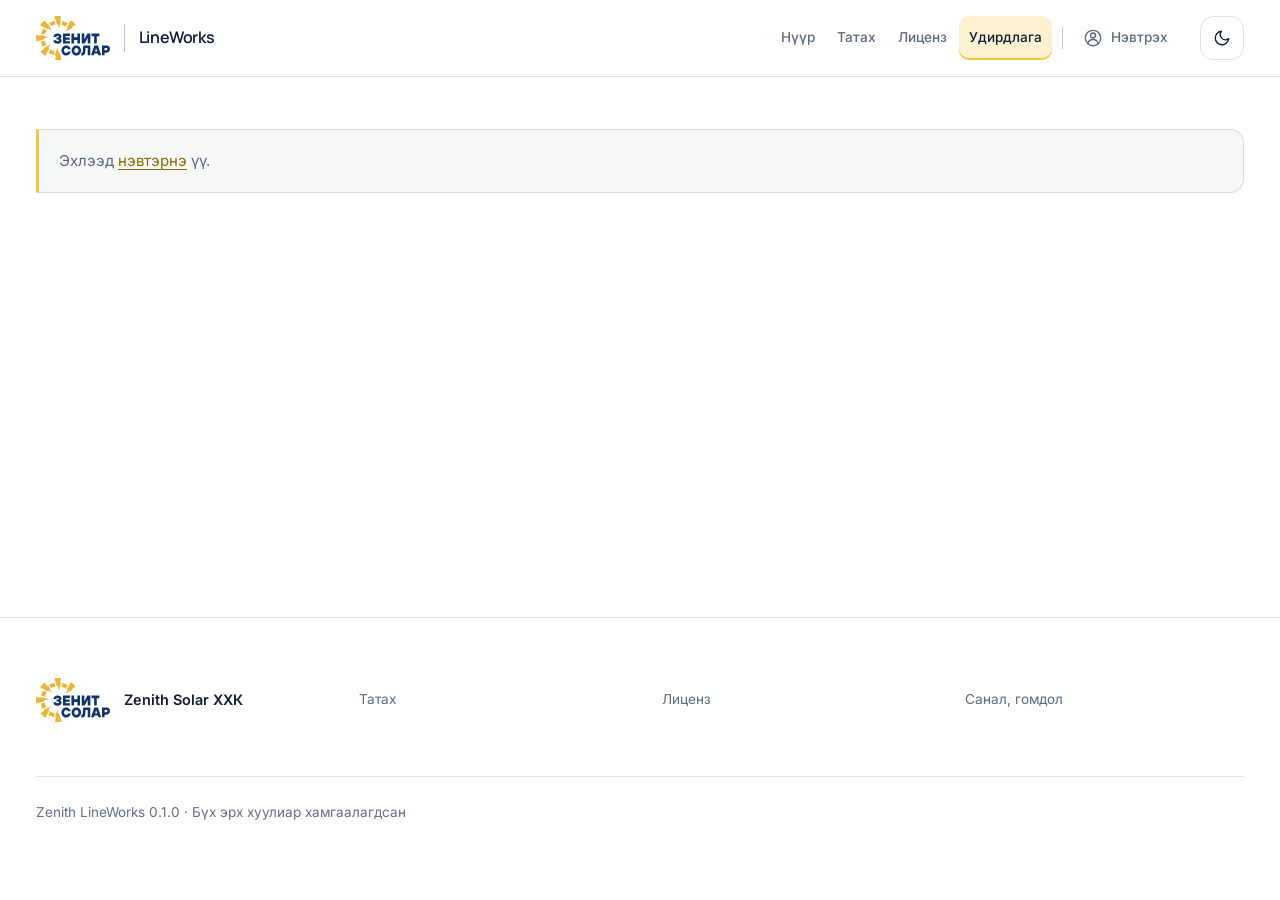
<file: admin.html>
<!DOCTYPE html>
<html lang="mn">
<head>
<meta charset="utf-8">
<meta name="viewport" content="width=device-width, initial-scale=1">
<title>Удирдлага — Zenith LineWorks</title>
<meta name="robots" content="noindex">
<style id="no-frame">html{display:none!important}</style>
<noscript><style>html{display:block!important}</style></noscript>
<script>
if (window.top === window.self) {
  document.getElementById("no-frame").remove();
} else {
  window.top.location = window.self.location.href;
}
</script>
<meta name="theme-color" content="#ffffff">
<script>
(() => {
  let theme = "light";
  try {
    if (localStorage.getItem("zs-theme") === "dark") theme = "dark";
  } catch {}
  document.documentElement.dataset.theme = theme;
  const meta = document.querySelector('meta[name="theme-color"]');
  if (meta) meta.content = theme === "dark" ? "#0b1222" : "#ffffff";
})();
</script>
<link rel="icon" href="assets/img/favicon.svg" type="image/svg+xml">
<link rel="preconnect" href="https://fonts.googleapis.com">
<link rel="preconnect" href="https://fonts.gstatic.com" crossorigin>
<link rel="stylesheet" href="https://fonts.googleapis.com/css2?family=Inter:wght@400;500;600;700&family=Manrope:wght@400;500;600;700;800&display=swap">
<link rel="stylesheet" href="assets/zs-theme.css">
<link rel="stylesheet" href="assets/site.css">
<link rel="stylesheet" href="assets/portal.css">
</head>
<body>
<a class="skip-link" href="#main">Үндсэн агуулга руу алгасах</a>

<header class="top">
  <div class="wrap">
    <a class="brand" href="./" aria-label="Зенит Солар — LineWorks нүүр">
      <img class="logo-light" src="assets/img/logo-mn.svg" alt="Зенит Солар" width="74" height="44">
      <img class="logo-dark" src="assets/img/logo-mn-white.svg" alt="Зенит Солар" width="74" height="44">
      <span class="brand-product">LineWorks</span>
    </a>
    <nav class="nav" id="nav" aria-label="Үндсэн цэс">
      <a href="./">Нүүр</a>
      <a href="download.html">Татах</a>
      <a href="license.html">Лиценз</a>
      <a class="here" href="admin.html" aria-current="page">Удирдлага</a>
      <span class="nav-sep" aria-hidden="true"></span>
      <span id="nav-account">
        <a class="nav-user"
           href="account.html"
           aria-label="Нэвтрэх"
           title="Нэвтрэх">
          <svg xmlns="http://www.w3.org/2000/svg"
               width="20" height="20" viewBox="0 0 24 24"
               fill="none" stroke="currentColor" stroke-width="1.6"
               stroke-linecap="round" stroke-linejoin="round"
               aria-hidden="true" focusable="false">
            <circle cx="12" cy="12" r="9.25"/>
            <circle cx="12" cy="9" r="3"/>
            <path d="M5.7 18.7a6.5 6.5 0 0 1 12.6 0"/>
          </svg>
          <span class="nav-user-label">Нэвтрэх</span>
        </a>
      </span>
    </nav>
    <div class="top-actions">
      <button class="icon-btn" id="theme" type="button" aria-label="Өнгөний горим солих">
        <svg width="18" height="18" viewBox="0 0 24 24" fill="none" stroke="currentColor" stroke-width="2" aria-hidden="true"><path d="M21 12.8A9 9 0 1 1 11.2 3a7 7 0 0 0 9.8 9.8z"/></svg>
      </button>
      <button class="icon-btn menu-btn" id="menu" type="button" aria-label="Цэс" aria-controls="nav" aria-expanded="false">
        <svg width="20" height="20" viewBox="0 0 24 24" fill="none" stroke="currentColor" stroke-width="2" aria-hidden="true"><path d="M3 6h18M3 12h18M3 18h18"/></svg>
      </button>
    </div>
  </div>
</header>

<main id="main" class="portal" tabindex="-1">
  <div class="wrap">
    <h1 class="sr-only">Удирдлага — Zenith LineWorks</h1>
    <noscript>
      <p class="note">Удирдлагын хэсгийг ашиглахын тулд хөтчийн JavaScript-ийг идэвхжүүлнэ үү.</p>
    </noscript>
    <p id="gate" class="note" role="status">Нэвтрэлт, эрхийг шалгаж байна…</p>
    <div class="portal-feedback">
      <p id="portal-msg" class="msg" role="status"></p>
      <p id="network-msg" class="msg" role="status"></p>
      <button id="portal-refresh" class="btn btn-line" type="button">Мэдээлэл шинэчлэх</button>
    </div>

    <!-- Админ: TOTP -->
    <section id="mfa" class="panel" hidden>
      <h2>2 шаттай баталгаажуулалт</h2>
      <p class="muted">
        Админы үйлдэл (батлах, татгалзах, цуцлах, эрх өөрчлөх) зөвхөн баталгаажуулах аппын
        (Google Authenticator, Microsoft Authenticator г.м.) кодоор баталгаажсан сессэд зөвшөөрөгдөнө.
      </p>
      <div id="mfa-enroll" hidden>
        <p>Аппаараа доорх QR кодыг уншуулна уу:</p>
        <img id="mfa-qr" class="qr" alt="TOTP QR код">
        <p class="muted">QR уншигдахгүй бол нууц түлхүүр: <code id="mfa-secret" class="mono"></code></p>
      </div>
      <form id="mfa-form" class="form">
        <label>6 оронтой код <input id="mfa-code" inputmode="numeric" pattern="[0-9]{6}" maxlength="6" autocomplete="one-time-code" required></label>
        <div class="row"><button class="btn btn-sun" type="submit">Баталгаажуулах</button></div>
        <p id="mfa-msg" class="msg" role="status"></p>
      </form>
    </section>

    <div id="console" hidden>
      <p class="muted"><span id="mode"></span> <strong id="prime-left"></strong></p>
      <details class="privacy-note">
        <summary>Хэрэглэгчийн мэдээлэлтэй ажиллах</summary>
        <ul>
          <li>Энд хэрэглэгчийн профайл, имэйл, компьютерийн дугаар, хүсэлт, лиценз, үйлдлийн бүртгэл харагдана.</li>
          <li>Мэдээллийг зөвхөн лицензийн хүсэлт шийдвэрлэх, хэрэглэгчид туслахад ашиглана уу.</li>
          <li>Лицензийн текст, баталгаажуулах нууц түлхүүр, хувийн мэдээлэлтэй дэлгэцийг бусдад бүү хуваалцаарай.</li>
          <li>Мэдээлэл устгуулах хүсэлт <a href="mailto:zenithsolar.contact@gmail.com">zenithsolar.contact@gmail.com</a> хаягаар ирнэ.</li>
        </ul>
      </details>
      <div class="tabs" role="tablist" aria-label="Удирдлагын хэсгүүд" aria-orientation="horizontal">
        <button type="button" role="tab" id="tab-requests" data-tab="requests" aria-controls="panel-requests" aria-selected="true" tabindex="0">Хүсэлтүүд</button>
        <button type="button" role="tab" id="tab-users" data-tab="users" aria-controls="panel-users" aria-selected="false" tabindex="-1">Хэрэглэгчид</button>
        <button type="button" role="tab" id="tab-licenses" data-tab="licenses" aria-controls="panel-licenses" aria-selected="false" tabindex="-1">Лицензүүд</button>
        <button type="button" role="tab" id="tab-audit" data-tab="audit" aria-controls="panel-audit" aria-selected="false" tabindex="-1">Үйлдлийн бүртгэл</button>
      </div>

      <section id="panel-requests" role="tabpanel" aria-labelledby="tab-requests" data-panel="requests" tabindex="0">
        <div class="table-scroll"><table>
          <thead><tr><th>Огноо</th><th>Хэрэглэгч</th><th>Төрөл</th><th>Компьютер</th><th>Тайлбар</th><th>Төлөв</th><th></th></tr></thead>
          <tbody id="requests"></tbody>
        </table></div>
        <p id="requests-msg" class="msg" role="status"></p>
      </section>

      <section id="panel-users" role="tabpanel" aria-labelledby="tab-users" data-panel="users" tabindex="0" hidden>
        <div class="table-scroll"><table>
          <thead><tr><th>Имэйл</th><th>Нэр</th><th>Төрөл</th><th>Компани / Сургууль</th><th>Бүртгүүлсэн</th><th>Эрх</th></tr></thead>
          <tbody id="users"></tbody>
        </table></div>
        <p id="users-msg" class="msg" role="status"></p>
      </section>

      <section id="panel-licenses" role="tabpanel" aria-labelledby="tab-licenses" data-panel="licenses" tabindex="0" hidden>
        <p class="note warn">
          Цуцалсан лиценз интернэтгүй шалгагддаг тул хугацаа нь дуустал ажилласаар байна. Цуцлалт
          нь сунгалтыг хааж, бүртгэлд тэмдэглэнэ.
        </p>
        <div class="table-scroll"><table>
          <thead><tr><th>Дугаар</th><th>Эзэмшигч</th><th>Компьютер</th><th>Төрөл</th><th>Хугацаа</th><th>Төлөв</th><th></th></tr></thead>
          <tbody id="licenses"></tbody>
        </table></div>
        <p id="licenses-msg" class="msg" role="status"></p>
      </section>

      <section id="panel-audit" role="tabpanel" aria-labelledby="tab-audit" data-panel="audit" tabindex="0" hidden>
        <p class="note">
          Хүсэлт, лиценз, эрхийн өөрчлөлт бүрийг сан өөрөө бичдэг; хэн ч засах, устгах боломжгүй.
          Сүүлийн 200 бичлэг. Цаг нь Улаанбаатарын.
        </p>
        <div class="table-scroll"><table>
          <thead><tr><th>Огноо</th><th>Хэн</th><th>Үйлдэл</th><th>Объект</th><th>Дэлгэрэнгүй</th></tr></thead>
          <tbody id="audit"></tbody>
        </table></div>
        <p id="audit-msg" class="msg" role="status"></p>
      </section>
    </div>
  </div>
</main>

<footer class="foot">
  <div class="wrap foot-grid">
    <a class="foot-brand" href="https://nova-xo.github.io/zenithsolar-web/">
      <img class="logo-foot logo-light" src="assets/img/logo-mn.svg" alt="" width="74" height="44">
      <img class="logo-foot logo-dark" src="assets/img/logo-mn-white.svg" alt="" width="74" height="44">
      <strong>Zenith Solar ХХК</strong>
    </a>
    <nav class="foot-links" aria-label="Нэмэлт">
      <a href="download.html">Татах</a>
      <a href="license.html">Лиценз</a>
      <a href="https://github.com/NOVA-XO/lineworks/issues">Санал, гомдол</a>
    </nav>
    <div class="foot-bottom">
      Zenith LineWorks 0.1.0 · Бүх эрх хуулиар хамгаалагдсан
    </div>
  </div>
</footer>

<script src="assets/zs-theme.js" defer></script>
<script src="assets/nav-session.js"></script>
<script type="module" src="assets/admin.js"></script>
</body>
</html>
</file>
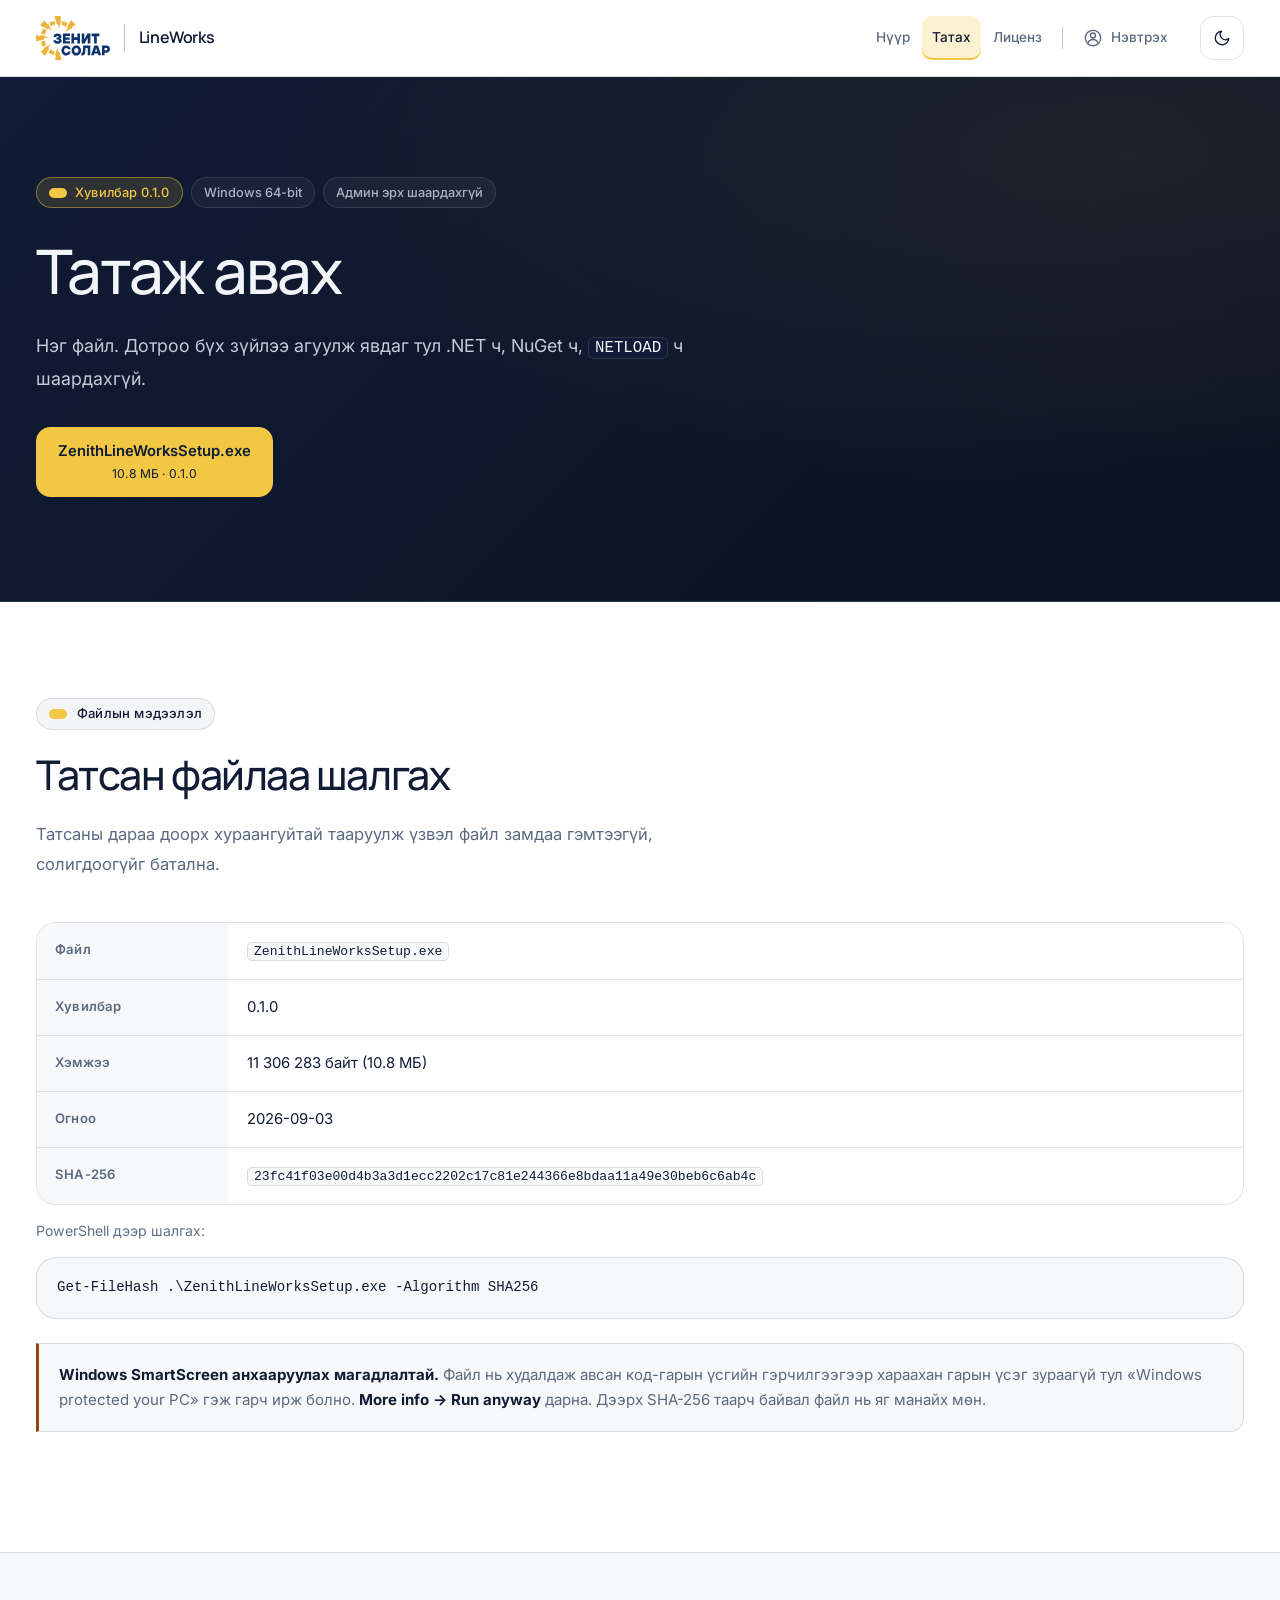
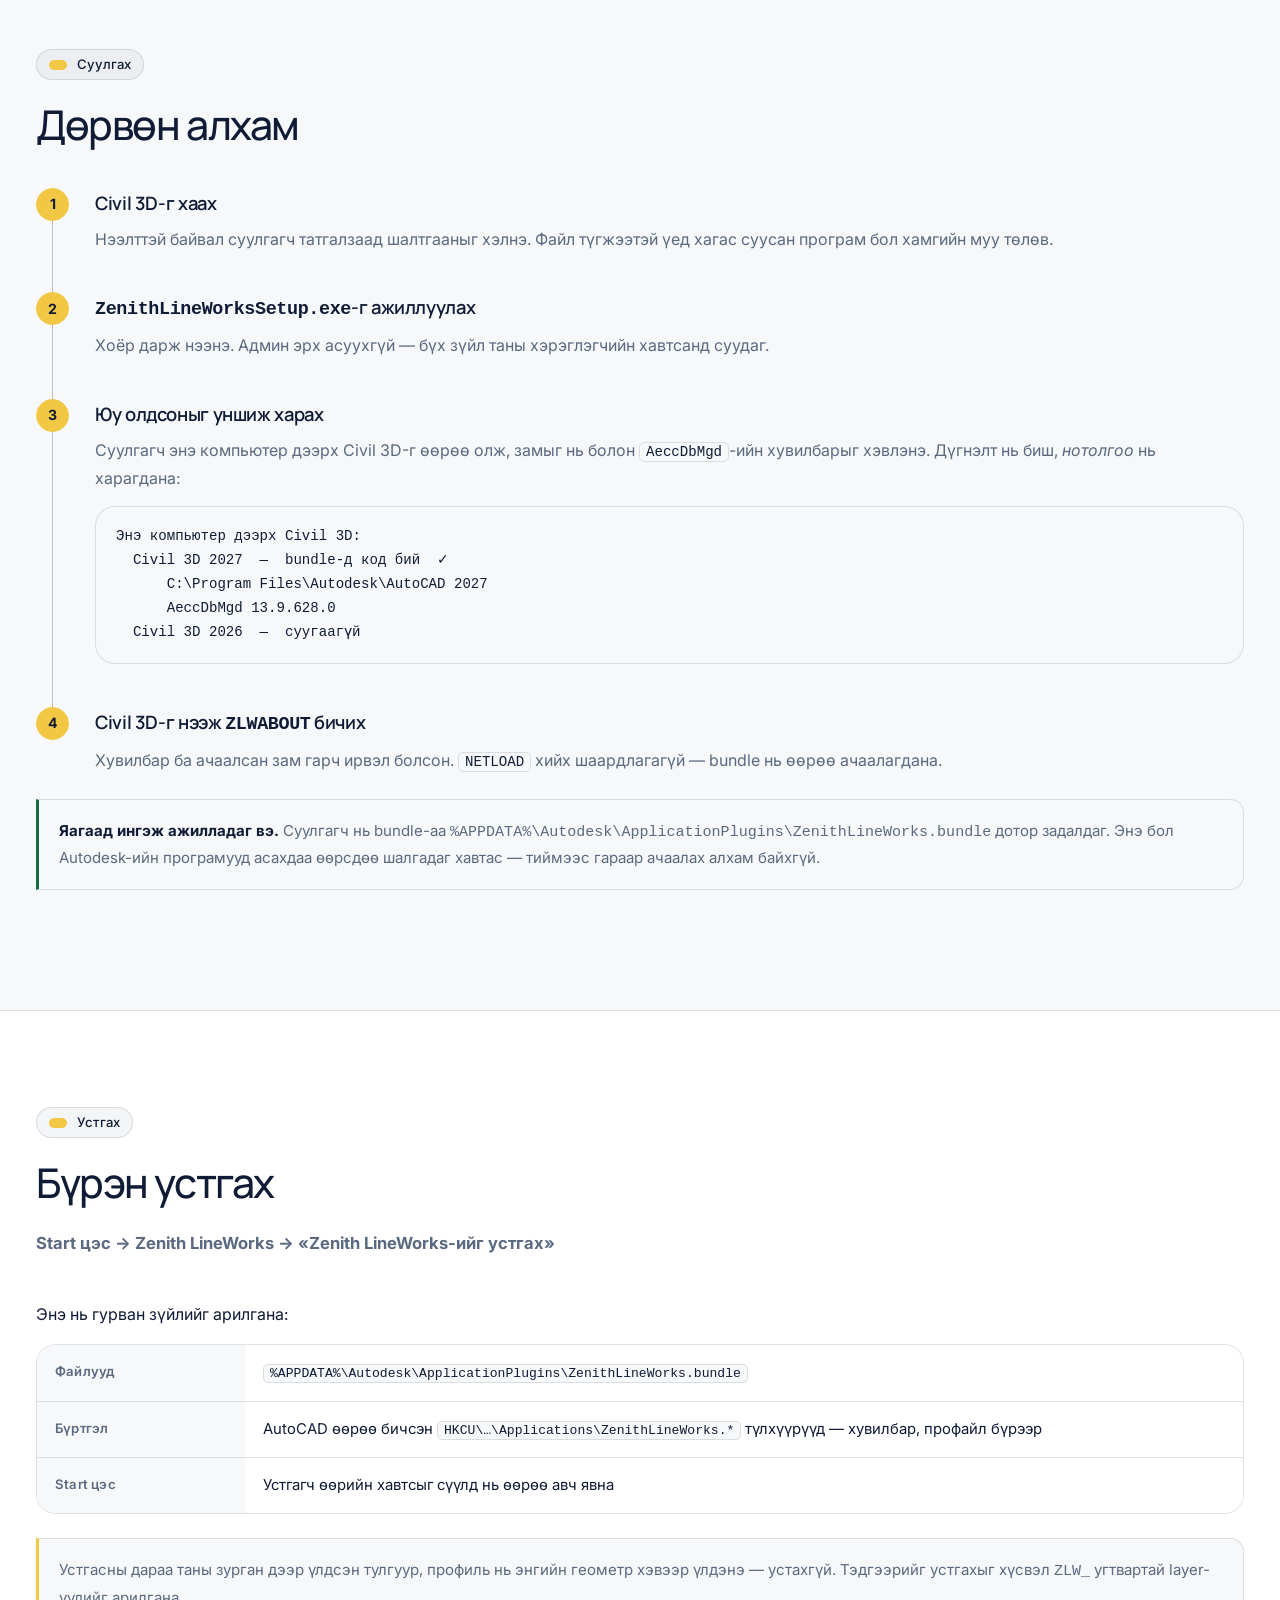
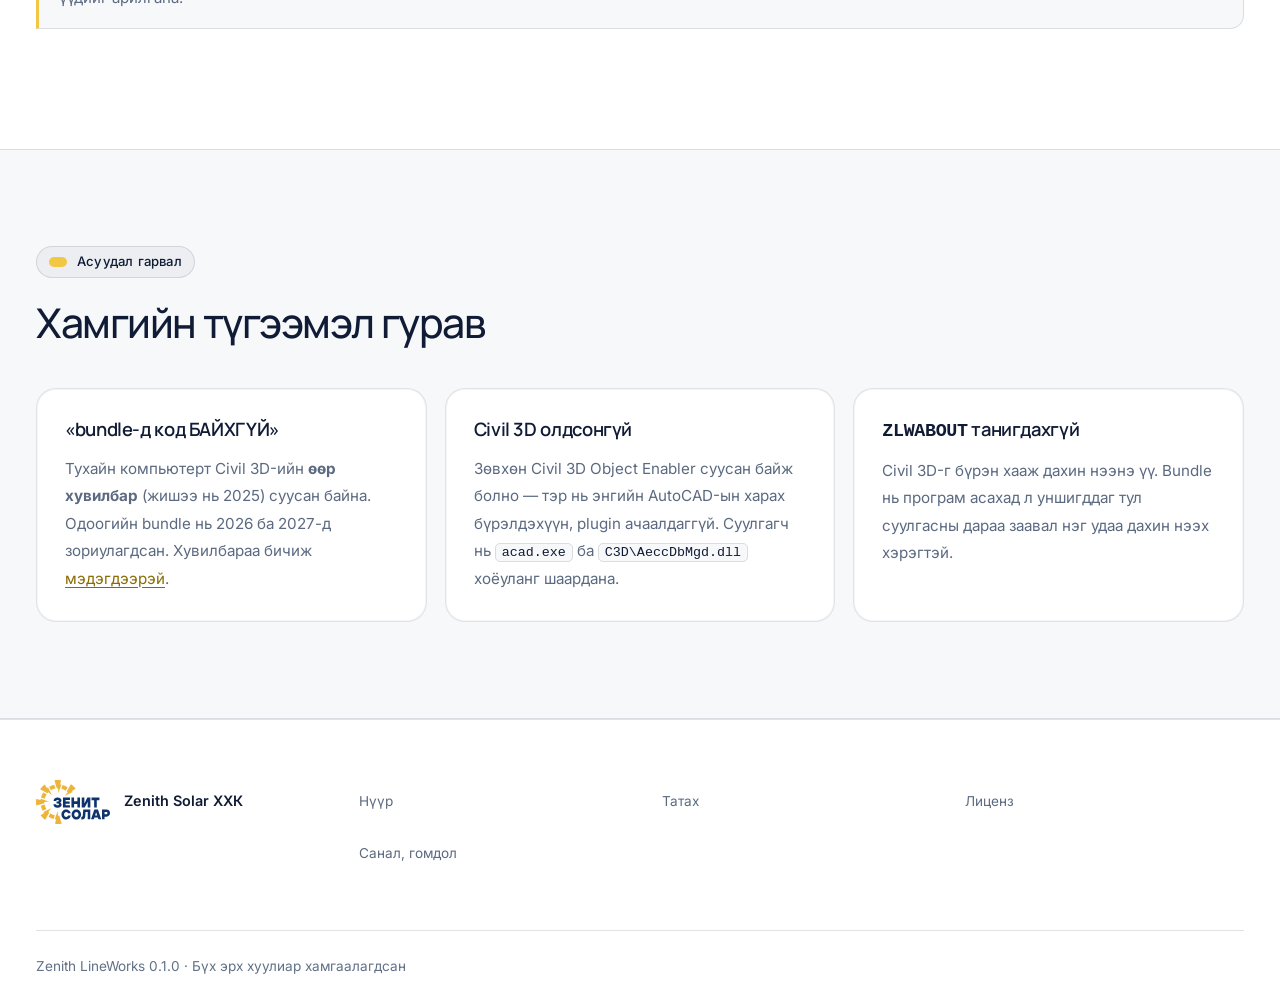
<file: download.html>
<!DOCTYPE html>
<html lang="mn">
<head>
<meta charset="utf-8">
<meta name="viewport" content="width=device-width, initial-scale=1">
<title>Татах — Zenith LineWorks</title>
<meta name="description" content="Zenith LineWorks 0.1.0-г татаж Civil 3D 2026 эсвэл 2027 дээр суулгах заавар.">
<meta name="theme-color" content="#ffffff">
<script>
(() => {
  let theme = "light";
  try {
    if (localStorage.getItem("zs-theme") === "dark") theme = "dark";
  } catch {}
  document.documentElement.dataset.theme = theme;
  const meta = document.querySelector('meta[name="theme-color"]');
  if (meta) meta.content = theme === "dark" ? "#0b1222" : "#ffffff";
})();
</script>
<link rel="icon" href="assets/img/favicon.svg" type="image/svg+xml">
<link rel="preconnect" href="https://fonts.googleapis.com">
<link rel="preconnect" href="https://fonts.gstatic.com" crossorigin>
<link rel="stylesheet" href="https://fonts.googleapis.com/css2?family=Inter:wght@400;500;600;700&family=Manrope:wght@400;500;600;700;800&display=swap">
<link rel="stylesheet" href="assets/zs-theme.css">
<link rel="stylesheet" href="assets/site.css">
</head>
<body>
<a class="skip-link" href="#main">Үндсэн агуулга руу алгасах</a>

<header class="top">
  <div class="wrap">
    <a class="brand" href="./" aria-label="Зенит Солар — LineWorks нүүр">
      <img class="logo-light" src="assets/img/logo-mn.svg" alt="Зенит Солар" width="74" height="44">
      <img class="logo-dark" src="assets/img/logo-mn-white.svg" alt="Зенит Солар" width="74" height="44">
      <span class="brand-product">LineWorks</span>
    </a>
    <nav class="nav" id="nav" aria-label="Үндсэн цэс">
      <a href="./">Нүүр</a>
      <a class="here" href="download.html" aria-current="page">Татах</a>
      <a href="license.html">Лиценз</a>
      <span class="nav-sep" aria-hidden="true"></span>
      <span id="nav-account">
        <a class="nav-user"
           href="account.html"
           aria-label="Нэвтрэх"
           title="Нэвтрэх">
          <svg xmlns="http://www.w3.org/2000/svg"
               width="20" height="20" viewBox="0 0 24 24"
               fill="none" stroke="currentColor" stroke-width="1.6"
               stroke-linecap="round" stroke-linejoin="round"
               aria-hidden="true" focusable="false">
            <circle cx="12" cy="12" r="9.25"/>
            <circle cx="12" cy="9" r="3"/>
            <path d="M5.7 18.7a6.5 6.5 0 0 1 12.6 0"/>
          </svg>
          <span class="nav-user-label">Нэвтрэх</span>
        </a>
      </span>
    </nav>
    <div class="top-actions">
      <button class="icon-btn" id="theme" type="button" aria-label="Өнгөний горим солих">
        <svg width="18" height="18" viewBox="0 0 24 24" fill="none" stroke="currentColor" stroke-width="2" aria-hidden="true"><path d="M21 12.8A9 9 0 1 1 11.2 3a7 7 0 0 0 9.8 9.8z"/></svg>
      </button>
      <button class="icon-btn menu-btn" id="menu" type="button" aria-label="Цэс" aria-controls="nav" aria-expanded="false">
        <svg width="20" height="20" viewBox="0 0 24 24" fill="none" stroke="currentColor" stroke-width="2" aria-hidden="true"><path d="M3 6h18M3 12h18M3 18h18"/></svg>
      </button>
    </div>
  </div>
</header>

<main id="main" tabindex="-1">
<div class="hero">
  <div class="wrap">
    <div class="badges">
      <span class="badge sun eyebrow">Хувилбар 0.1.0</span>
      <span class="badge">Windows 64-bit</span>
      <span class="badge">Админ эрх шаардахгүй</span>
    </div>
    <h1>Татаж авах</h1>
    <p class="lede">
      Нэг файл. Дотроо бүх зүйлээ агуулж явдаг тул .NET ч, NuGet ч,
      <code>NETLOAD</code> ч шаардахгүй.
    </p>
    <div class="row">
      <a class="btn btn-sun"
         href="https://github.com/NOVA-XO/lineworks/releases/download/v0.1.0/ZenithLineWorksSetup.exe">
        <span>ZenithLineWorksSetup.exe<span class="sub">10.8 МБ · 0.1.0</span></span>
      </a>
    </div>
  </div>
</div>

<section>
  <div class="wrap">
    <div class="section-head">
      <div class="eyebrow">Файлын мэдээлэл</div>
      <h2>Татсан файлаа шалгах</h2>
      <p>
        Татсаны дараа доорх хураангуйтай тааруулж үзвэл файл замдаа гэмтээгүй,
        солигдоогүйг батална.
      </p>
    </div>

    <div class="table-scroll">
      <table>
        <tbody>
          <tr><th style="width: 12rem">Файл</th><td><code>ZenithLineWorksSetup.exe</code></td></tr>
          <tr><th>Хувилбар</th><td>0.1.0</td></tr>
          <tr><th>Хэмжээ</th><td>11 306 283 байт (10.8 МБ)</td></tr>
          <tr><th>Огноо</th><td>2026-09-03</td></tr>
          <tr>
            <th>SHA-256</th>
            <td><code style="word-break: break-all">23fc41f03e00d4b3a3d1ecc2202c17c81e244366e8bdaa11a49e30beb6c6ab4c</code></td>
          </tr>
        </tbody>
      </table>
    </div>

    <p class="muted" style="margin-top: 14px">PowerShell дээр шалгах:</p>
    <pre>Get-FileHash .\ZenithLineWorksSetup.exe -Algorithm SHA256</pre>

    <div class="note warn">
      <strong>Windows SmartScreen анхааруулах магадлалтай.</strong> Файл нь
      худалдаж авсан код-гарын үсгийн гэрчилгээгээр хараахан гарын үсэг
      зураагүй тул «Windows protected your PC» гэж гарч ирж болно.
      <strong>More info → Run anyway</strong> дарна. Дээрх SHA-256 таарч байвал
      файл нь яг манайх мөн.
    </div>
  </div>
</section>

<section class="warm">
  <div class="wrap">
    <div class="section-head">
      <div class="eyebrow">Суулгах</div>
      <h2>Дөрвөн алхам</h2>
    </div>

    <ol class="steps">
      <li>
        <h3>Civil 3D-г хаах</h3>
        <p>
          Нээлттэй байвал суулгагч татгалзаад шалтгааныг хэлнэ. Файл түгжээтэй
          үед хагас суусан програм бол хамгийн муу төлөв.
        </p>
      </li>
      <li>
        <h3><code>ZenithLineWorksSetup.exe</code>-г ажиллуулах</h3>
        <p>
          Хоёр дарж нээнэ. Админ эрх асуухгүй — бүх зүйл таны хэрэглэгчийн
          хавтсанд суудаг.
        </p>
      </li>
      <li>
        <h3>Юу олдсоныг уншиж харах</h3>
        <p>
          Суулгагч энэ компьютер дээрх Civil 3D-г өөрөө олж, замыг нь болон
          <code>AeccDbMgd</code>-ийн хувилбарыг хэвлэнэ. Дүгнэлт нь биш,
          <em>нотолгоо</em> нь харагдана:
        </p>
<pre>Энэ компьютер дээрх Civil 3D:
  Civil 3D 2027  —  bundle-д код бий  ✓
      C:\Program Files\Autodesk\AutoCAD 2027
      AeccDbMgd 13.9.628.0
  Civil 3D 2026  —  суугаагүй</pre>
      </li>
      <li>
        <h3>Civil 3D-г нээж <code>ZLWABOUT</code> бичих</h3>
        <p>
          Хувилбар ба ачаалсан зам гарч ирвэл болсон. <code>NETLOAD</code> хийх
          шаардлагагүй — bundle нь өөрөө ачаалагдана.
        </p>
      </li>
    </ol>

    <div class="note good">
      <strong>Яагаад ингэж ажилладаг вэ.</strong> Суулгагч нь bundle-аа
      <code>%APPDATA%\Autodesk\ApplicationPlugins\ZenithLineWorks.bundle</code>
      дотор задалдаг. Энэ бол Autodesk-ийн програмууд асахдаа өөрсдөө шалгадаг
      хавтас — тиймээс гараар ачаалах алхам байхгүй.
    </div>
  </div>
</section>

<section>
  <div class="wrap">
    <div class="section-head">
      <div class="eyebrow">Устгах</div>
      <h2>Бүрэн устгах</h2>
      <p>
        <strong>Start цэс → Zenith LineWorks → «Zenith LineWorks-ийг устгах»</strong>
      </p>
    </div>

    <p>Энэ нь гурван зүйлийг арилгана:</p>
    <div class="table-scroll">
      <table>
        <tbody>
          <tr><th style="width: 13rem">Файлууд</th><td><code>%APPDATA%\Autodesk\ApplicationPlugins\ZenithLineWorks.bundle</code></td></tr>
          <tr><th>Бүртгэл</th><td>AutoCAD өөрөө бичсэн <code>HKCU\…\Applications\ZenithLineWorks.*</code> түлхүүрүүд — хувилбар, профайл бүрээр</td></tr>
          <tr><th>Start цэс</th><td>Устгагч өөрийн хавтсыг сүүлд нь өөрөө авч явна</td></tr>
        </tbody>
      </table>
    </div>

    <div class="note">
      Устгасны дараа таны зурган дээр үлдсэн тулгуур, профиль нь энгийн
      геометр хэвээр үлдэнэ — устахгүй. Тэдгээрийг устгахыг хүсвэл
      <code>ZLW_</code> угтвартай layer-үүдийг арилгана.
    </div>
  </div>
</section>

<section class="warm">
  <div class="wrap">
    <div class="section-head">
      <div class="eyebrow">Асуудал гарвал</div>
      <h2>Хамгийн түгээмэл гурав</h2>
    </div>

    <div class="grid">
      <div class="card">
        <h3>«bundle-д код БАЙХГҮЙ»</h3>
        <p>
          Тухайн компьютерт Civil 3D-ийн <strong>өөр хувилбар</strong> (жишээ нь
          2025) суусан байна. Одоогийн bundle нь 2026 ба 2027-д зориулагдсан.
          Хувилбараа бичиж <a href="https://github.com/NOVA-XO/lineworks/issues">мэдэгдээрэй</a>.
        </p>
      </div>
      <div class="card">
        <h3>Civil 3D олдсонгүй</h3>
        <p>
          Зөвхөн Civil 3D Object Enabler суусан байж болно — тэр нь энгийн
          AutoCAD-ын харах бүрэлдэхүүн, plugin ачаалдаггүй. Суулгагч нь
          <code>acad.exe</code> ба <code>C3D\AeccDbMgd.dll</code> хоёуланг
          шаардана.
        </p>
      </div>
      <div class="card">
        <h3><code>ZLWABOUT</code> танигдахгүй</h3>
        <p>
          Civil 3D-г бүрэн хааж дахин нээнэ үү. Bundle нь програм асахад л
          уншигддаг тул суулгасны дараа заавал нэг удаа дахин нээх хэрэгтэй.
        </p>
      </div>
    </div>
  </div>
</section>

</main>

<footer class="foot">
  <div class="wrap foot-grid">
    <a class="foot-brand" href="https://nova-xo.github.io/zenithsolar-web/">
      <img class="logo-foot logo-light" src="assets/img/logo-mn.svg" alt="" width="74" height="44">
      <img class="logo-foot logo-dark" src="assets/img/logo-mn-white.svg" alt="" width="74" height="44">
      <strong>Zenith Solar ХХК</strong>
    </a>
    <nav class="foot-links" aria-label="Нэмэлт">
      <a href="./">Нүүр</a>
      <a href="download.html">Татах</a>
      <a href="license.html">Лиценз</a>
      <a href="https://github.com/NOVA-XO/lineworks/issues">Санал, гомдол</a>
    </nav>
    <div class="foot-bottom">
      Zenith LineWorks 0.1.0 · Бүх эрх хуулиар хамгаалагдсан
    </div>
  </div>
</footer>

<script src="assets/zs-theme.js" defer></script>
<script src="assets/nav-session.js"></script>
</body>
</html>
</file>
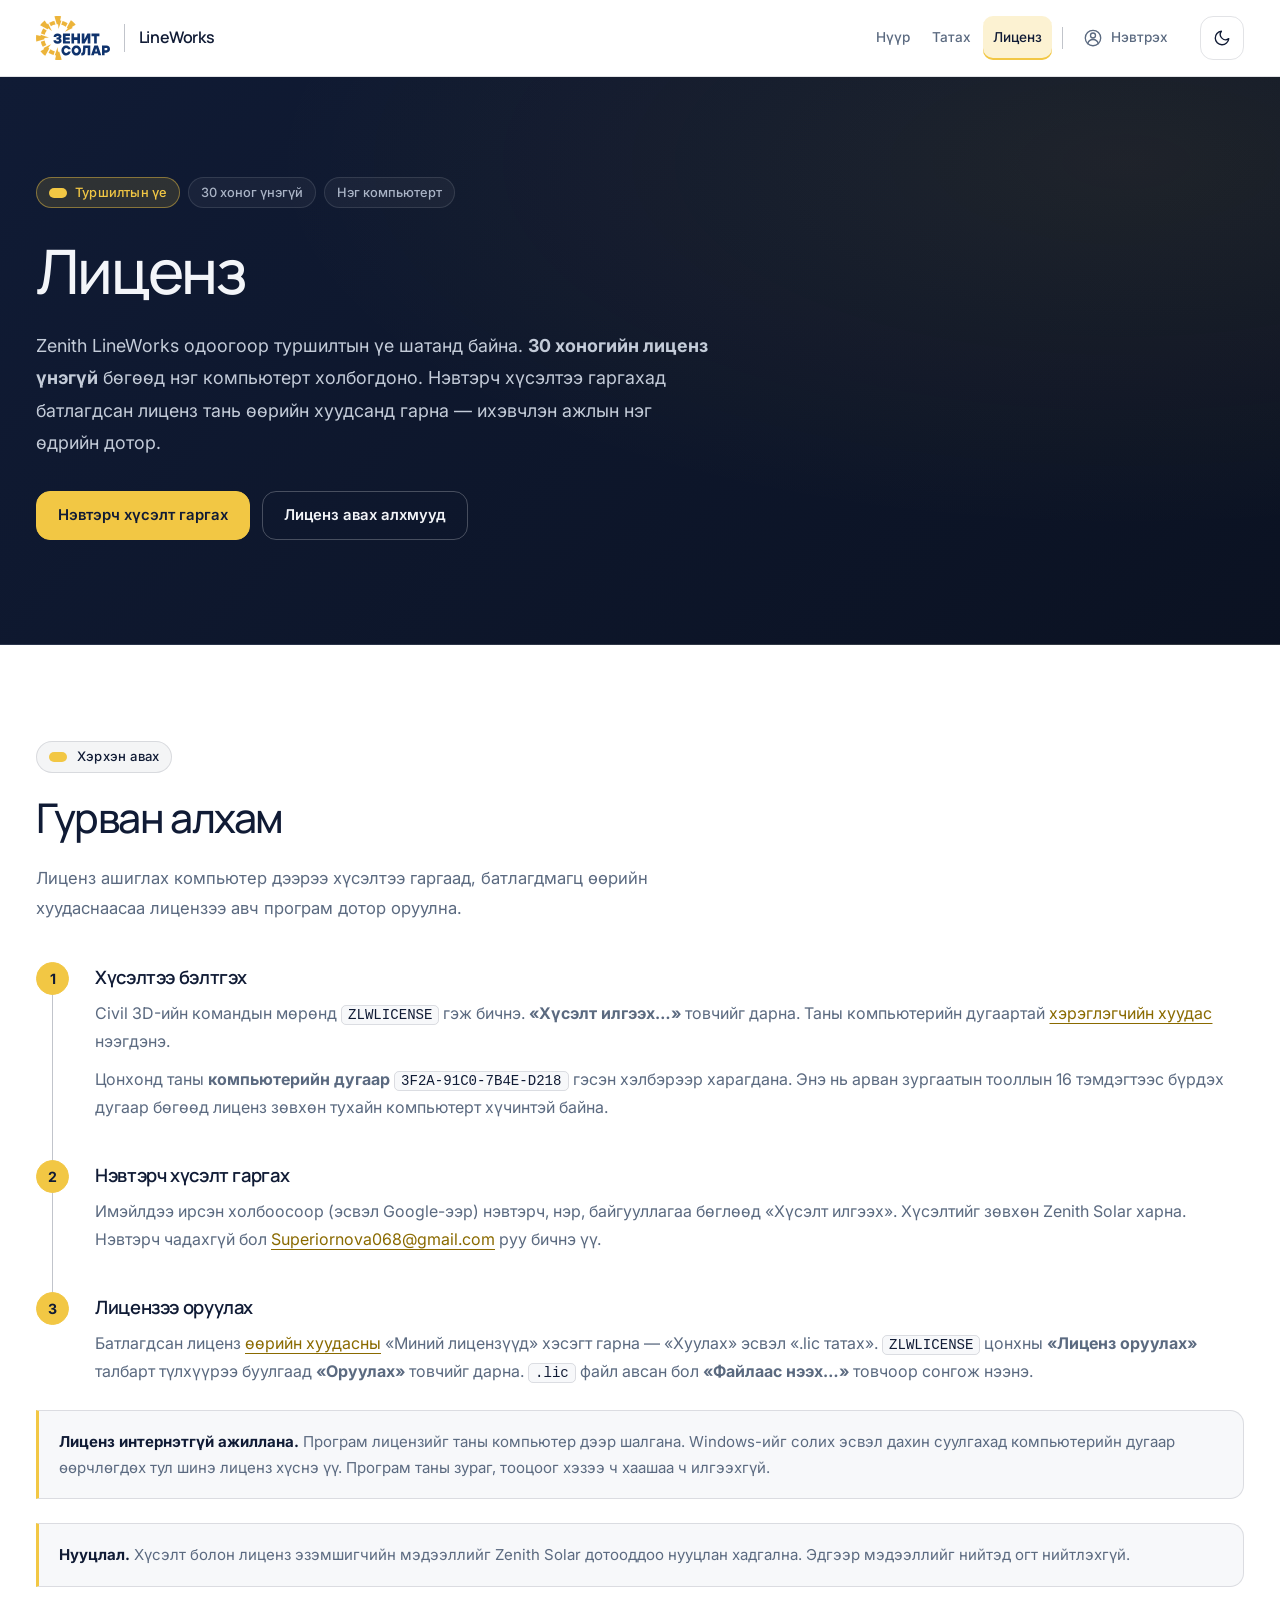
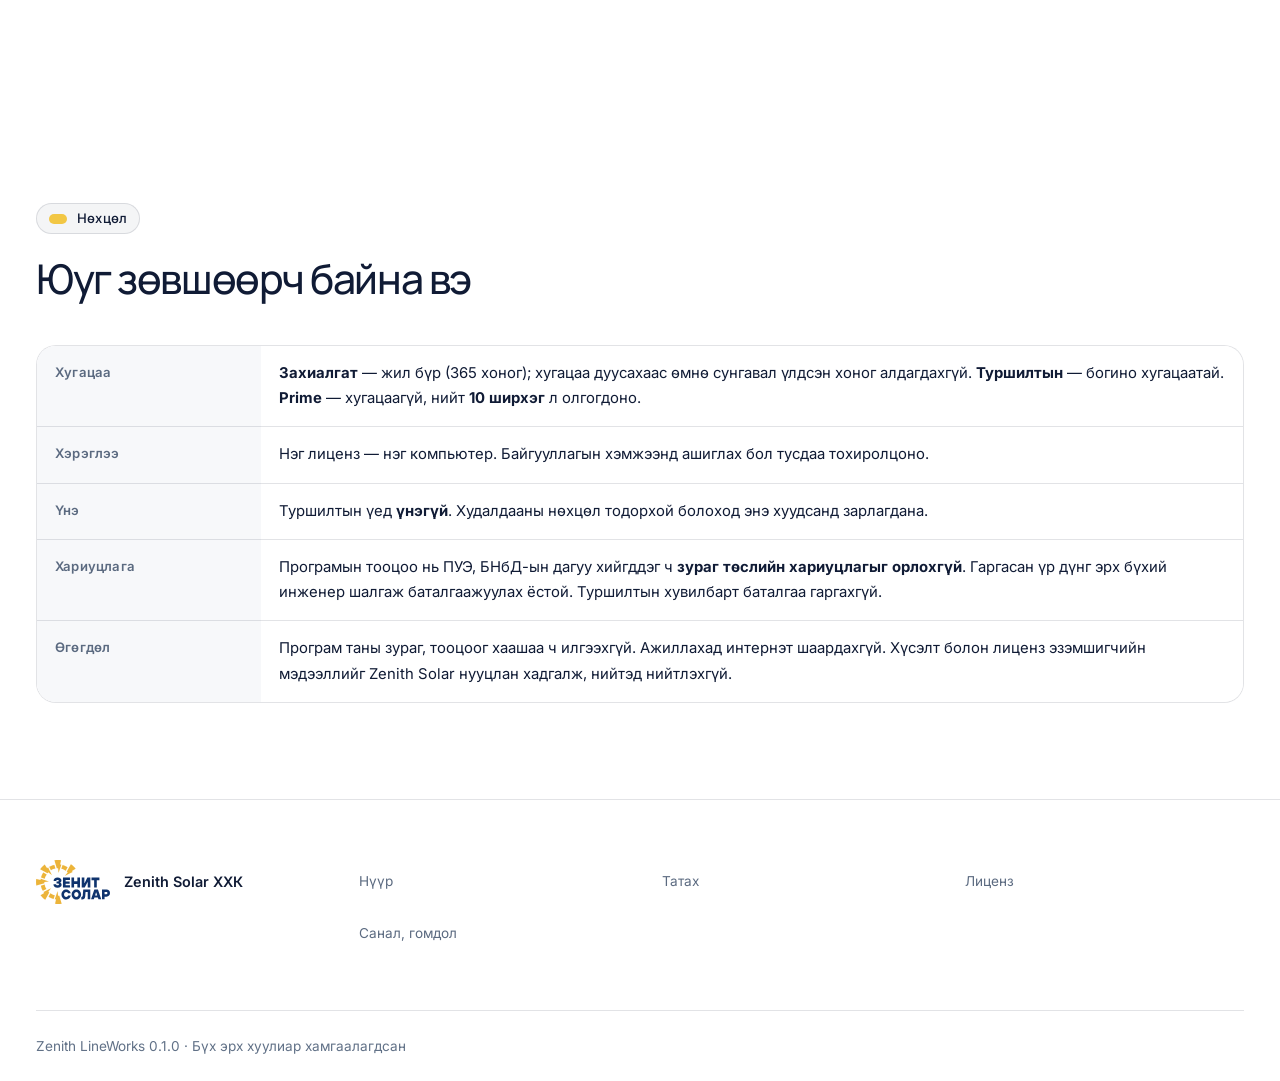
<file: license.html>
<!DOCTYPE html>
<html lang="mn">
<head>
<meta charset="utf-8">
<meta name="viewport" content="width=device-width, initial-scale=1">
<title>Лиценз — Zenith LineWorks</title>
<meta name="description" content="Zenith LineWorks-ийн 30 хоногийн үнэгүй лицензийг хэрэглэгчийн хуудсаар хүсэх, ZLWLICENSE цонхонд оруулах заавар. Нэг лиценз — нэг компьютер.">
<meta name="theme-color" content="#ffffff">
<script>
(() => {
  let theme = "light";
  try {
    if (localStorage.getItem("zs-theme") === "dark") theme = "dark";
  } catch {}
  document.documentElement.dataset.theme = theme;
  const meta = document.querySelector('meta[name="theme-color"]');
  if (meta) meta.content = theme === "dark" ? "#0b1222" : "#ffffff";
})();
</script>
<link rel="icon" href="assets/img/favicon.svg" type="image/svg+xml">
<link rel="preconnect" href="https://fonts.googleapis.com">
<link rel="preconnect" href="https://fonts.gstatic.com" crossorigin>
<link rel="stylesheet" href="https://fonts.googleapis.com/css2?family=Inter:wght@400;500;600;700&family=Manrope:wght@400;500;600;700;800&display=swap">
<link rel="stylesheet" href="assets/zs-theme.css">
<link rel="stylesheet" href="assets/site.css">
</head>
<body>
<a class="skip-link" href="#main">Үндсэн агуулга руу алгасах</a>

<header class="top">
  <div class="wrap">
    <a class="brand" href="./" aria-label="Зенит Солар — LineWorks нүүр">
      <img class="logo-light" src="assets/img/logo-mn.svg" alt="Зенит Солар" width="74" height="44">
      <img class="logo-dark" src="assets/img/logo-mn-white.svg" alt="Зенит Солар" width="74" height="44">
      <span class="brand-product">LineWorks</span>
    </a>
    <nav class="nav" id="nav" aria-label="Үндсэн цэс">
      <a href="./">Нүүр</a>
      <a href="download.html">Татах</a>
      <a class="here" href="license.html" aria-current="page">Лиценз</a>
      <span class="nav-sep" aria-hidden="true"></span>
      <span id="nav-account">
        <a class="nav-user"
           href="account.html"
           aria-label="Нэвтрэх"
           title="Нэвтрэх">
          <svg xmlns="http://www.w3.org/2000/svg"
               width="20" height="20" viewBox="0 0 24 24"
               fill="none" stroke="currentColor" stroke-width="1.6"
               stroke-linecap="round" stroke-linejoin="round"
               aria-hidden="true" focusable="false">
            <circle cx="12" cy="12" r="9.25"/>
            <circle cx="12" cy="9" r="3"/>
            <path d="M5.7 18.7a6.5 6.5 0 0 1 12.6 0"/>
          </svg>
          <span class="nav-user-label">Нэвтрэх</span>
        </a>
      </span>
    </nav>
    <div class="top-actions">
      <button class="icon-btn" id="theme" type="button" aria-label="Өнгөний горим солих">
        <svg width="18" height="18" viewBox="0 0 24 24" fill="none" stroke="currentColor" stroke-width="2" aria-hidden="true"><path d="M21 12.8A9 9 0 1 1 11.2 3a7 7 0 0 0 9.8 9.8z"/></svg>
      </button>
      <button class="icon-btn menu-btn" id="menu" type="button" aria-label="Цэс" aria-controls="nav" aria-expanded="false">
        <svg width="20" height="20" viewBox="0 0 24 24" fill="none" stroke="currentColor" stroke-width="2" aria-hidden="true"><path d="M3 6h18M3 12h18M3 18h18"/></svg>
      </button>
    </div>
  </div>
</header>

<main id="main" tabindex="-1">
<div class="hero">
  <div class="wrap">
    <div class="badges">
      <span class="badge sun eyebrow">Туршилтын үе</span>
      <span class="badge">30 хоног үнэгүй</span>
      <span class="badge">Нэг компьютерт</span>
    </div>
    <h1>Лиценз</h1>
    <p class="lede">
      Zenith LineWorks одоогоор туршилтын үе шатанд байна.
      <strong>30 хоногийн лиценз үнэгүй</strong> бөгөөд нэг компьютерт холбогдоно.
      Нэвтэрч хүсэлтээ гаргахад батлагдсан лиценз тань өөрийн хуудсанд гарна —
      ихэвчлэн ажлын нэг өдрийн дотор.
    </p>
    <div class="row">
      <a class="btn btn-sun" href="account.html">
        <span>Нэвтэрч хүсэлт гаргах</span>
      </a>
      <a class="btn btn-ghost" href="#alham">Лиценз авах алхмууд</a>
    </div>
  </div>
</div>

<section id="alham">
  <div class="wrap">
    <div class="section-head">
      <div class="eyebrow">Хэрхэн авах</div>
      <h2>Гурван алхам</h2>
      <p>
        Лиценз ашиглах компьютер дээрээ хүсэлтээ гаргаад, батлагдмагц өөрийн
        хуудаснаасаа лицензээ авч програм дотор оруулна.
      </p>
    </div>

    <ol class="steps">
      <li>
        <h3>Хүсэлтээ бэлтгэх</h3>
        <p>
          Civil 3D-ийн командын мөрөнд <code>ZLWLICENSE</code> гэж бичнэ.
          <strong>«Хүсэлт илгээх…»</strong> товчийг дарна. Таны компьютерийн
          дугаартай <a href="account.html">хэрэглэгчийн хуудас</a> нээгдэнэ.
        </p>
        <p>
          Цонхонд таны <strong>компьютерийн дугаар</strong>
          <code>3F2A-91C0-7B4E-D218</code> гэсэн хэлбэрээр харагдана.
          Энэ нь арван зургаатын тооллын 16 тэмдэгтээс бүрдэх дугаар бөгөөд
          лиценз зөвхөн тухайн компьютерт хүчинтэй байна.
        </p>
      </li>
      <li>
        <h3>Нэвтэрч хүсэлт гаргах</h3>
        <p>
          Имэйлдээ ирсэн холбоосоор (эсвэл Google-ээр) нэвтэрч, нэр, байгууллагаа
          бөглөөд «Хүсэлт илгээх». Хүсэлтийг зөвхөн Zenith Solar харна.
          Нэвтэрч чадахгүй бол
          <a href="mailto:Superiornova068@gmail.com">Superiornova068@gmail.com</a> руу бичнэ үү.
        </p>
      </li>
      <li>
        <h3>Лицензээ оруулах</h3>
        <p>
          Батлагдсан лиценз <a href="account.html">өөрийн хуудасны</a> «Миний лицензүүд»
          хэсэгт гарна — «Хуулах» эсвэл «.lic татах». <code>ZLWLICENSE</code> цонхны <strong>«Лиценз оруулах»</strong>
          талбарт түлхүүрээ буулгаад <strong>«Оруулах»</strong> товчийг дарна.
          <code>.lic</code> файл авсан бол <strong>«Файлаас нээх…»</strong>
          товчоор сонгож нээнэ.
        </p>
      </li>
    </ol>

    <div class="note">
      <strong>Лиценз интернэтгүй ажиллана.</strong>
      Програм лицензийг таны компьютер дээр шалгана. Windows-ийг солих эсвэл
      дахин суулгахад компьютерийн дугаар өөрчлөгдөх тул шинэ лиценз хүснэ үү.
      Програм таны зураг, тооцоог хэзээ ч хаашаа ч илгээхгүй.
    </div>

    <div class="note">
      <strong>Нууцлал.</strong>
      Хүсэлт болон лиценз эзэмшигчийн мэдээллийг Zenith Solar дотооддоо
      нууцлан хадгална. Эдгээр мэдээллийг нийтэд огт нийтлэхгүй.
    </div>
  </div>
</section>

<section>
  <div class="wrap">
    <div class="section-head">
      <div class="eyebrow">Нөхцөл</div>
      <h2>Юуг зөвшөөрч байна вэ</h2>
    </div>

    <div class="table-scroll">
      <table>
        <tbody>
          <tr>
            <th style="width: 14rem">Хугацаа</th>
            <td><strong>Захиалгат</strong> — жил бүр (365 хоног); хугацаа дуусахаас өмнө сунгавал үлдсэн хоног алдагдахгүй. <strong>Туршилтын</strong> — богино хугацаатай. <strong>Prime</strong> — хугацаагүй, нийт <strong>10 ширхэг</strong> л олгогдоно.</td>
          </tr>
          <tr>
            <th>Хэрэглээ</th>
            <td>Нэг лиценз — нэг компьютер. Байгууллагын хэмжээнд ашиглах бол тусдаа тохиролцоно.</td>
          </tr>
          <tr>
            <th>Үнэ</th>
            <td>Туршилтын үед <strong>үнэгүй</strong>. Худалдааны нөхцөл тодорхой болоход энэ хуудсанд зарлагдана.</td>
          </tr>
          <tr>
            <th>Хариуцлага</th>
            <td>
              Програмын тооцоо нь ПУЭ, БНбД-ын дагуу хийгддэг ч
              <strong>зураг төслийн хариуцлагыг орлохгүй</strong>. Гаргасан үр
              дүнг эрх бүхий инженер шалгаж баталгаажуулах ёстой. Туршилтын
              хувилбарт баталгаа гаргахгүй.
            </td>
          </tr>
          <tr>
            <th>Өгөгдөл</th>
            <td>
              Програм таны зураг, тооцоог хаашаа ч илгээхгүй. Ажиллахад интернэт
              шаардахгүй. Хүсэлт болон лиценз эзэмшигчийн мэдээллийг Zenith Solar
              нууцлан хадгалж, нийтэд нийтлэхгүй.
            </td>
          </tr>
        </tbody>
      </table>
    </div>
  </div>
</section>

</main>

<footer class="foot">
  <div class="wrap foot-grid">
    <a class="foot-brand" href="https://nova-xo.github.io/zenithsolar-web/">
      <img class="logo-foot logo-light" src="assets/img/logo-mn.svg" alt="" width="74" height="44">
      <img class="logo-foot logo-dark" src="assets/img/logo-mn-white.svg" alt="" width="74" height="44">
      <strong>Zenith Solar ХХК</strong>
    </a>
    <nav class="foot-links" aria-label="Нэмэлт">
      <a href="./">Нүүр</a>
      <a href="download.html">Татах</a>
      <a href="license.html">Лиценз</a>
      <a href="https://github.com/NOVA-XO/lineworks/issues">Санал, гомдол</a>
    </nav>
    <div class="foot-bottom">
      Zenith LineWorks 0.1.0 · Бүх эрх хуулиар хамгаалагдсан
    </div>
  </div>
</footer>

<script src="assets/zs-theme.js" defer></script>
<script src="assets/nav-session.js"></script>
</body>
</html>
</file>
<file: assets/zs-theme.css>
/* Нийтлэг сэдэв — компанийн сайт ба LineWorks сайтад ЯГ ИЖИЛ файл. GPT-ийн палитр (2026-10-09). */
:root {
  --radius: 20px;
  --wrap: 1264px;
  --header-height: 76px;
  --font: "Inter", "Segoe UI", system-ui, -apple-system, sans-serif;
  --display: "Manrope", "Inter", "Segoe UI", system-ui, sans-serif;
  --navy: #101b35;
  --navy-deep: #0a1226;
  --navy-ink: #101b35;
  --navy-band: #101b35;
  --sun: #f2c744;
  --sun-deep: #d9ab1f;
  --sun-hover: #f6d468;
  --on-sun: #101b35;
}

:root,
:root[data-theme="light"] {
  --accent: #8a6a00;
  --bg: #ffffff;
  --bg-soft: #f7f8fa;
  --card: #ffffff;
  --ink: #101b35;
  --ink-soft: #5b6a80;
  --ink-faint: #617187;
  --line: rgba(16, 27, 53, .12);
  --line-strong: rgba(16, 27, 53, .26);
  --header-bg: rgba(255, 255, 255, .9);
  --hover: rgba(16, 27, 53, .045);
  --accent-soft: rgba(242, 199, 68, .24);
  --shadow: 0 18px 50px rgba(16, 27, 53, .08);
  --paper: var(--bg);
  --paper-warm: var(--bg-soft);
  --good: #176d40;
  --warn: #93470e;
  color-scheme: light;
}

:root[data-theme="dark"],
.band-dark {
  --accent: #f2c744;
  --bg: #0b1222;
  --bg-soft: #101b35;
  --card: #141f3b;
  --ink: #f3f5f9;
  --ink-soft: #aab4c6;
  --ink-faint: #8d98ad;
  --line: rgba(255, 255, 255, .1);
  --line-strong: rgba(255, 255, 255, .22);
  --header-bg: rgba(11, 18, 34, .9);
  --hover: rgba(255, 255, 255, .05);
  --accent-soft: rgba(242, 199, 68, .14);
  --shadow: 0 18px 50px rgba(0, 0, 0, .28);
  --paper: var(--bg);
  --paper-warm: var(--bg-soft);
  --good: #75d6a1;
  --warn: #f1b779;
  color-scheme: dark;
}

.band-dark {
  background: var(--navy-band);
  color: var(--ink);
}

*,
*::before,
*::after {
  box-sizing: border-box;
}

html {
  scroll-behavior: smooth;
  scroll-padding-top: calc(var(--header-height) + 24px);
}

body {
  min-width: 0;
  min-height: 100vh;
  margin: 0;
  background: var(--bg);
  color: var(--ink);
  font: 400 16px/1.7 var(--font);
  -webkit-font-smoothing: antialiased;
  overflow-wrap: anywhere;
}

img {
  display: block;
  max-width: 100%;
  height: auto;
}

svg {
  max-width: 100%;
}

button,
input,
select,
textarea {
  font: inherit;
}

button {
  touch-action: manipulation;
}

a {
  color: inherit;
  text-underline-offset: .22em;
}

a:hover {
  text-decoration-color: var(--accent);
}

h1,
h2,
h3 {
  margin: 0 0 .55em;
  font-family: var(--display);
  font-weight: 500;
  line-height: 1.18;
  letter-spacing: -.035em;
  text-wrap: balance;
}

h1 {
  font-size: clamp(2.2rem, 4.6vw, 4rem);
}

h2 {
  font-size: clamp(1.85rem, 3.2vw, 2.75rem);
}

h3 {
  font-size: 1.15rem;
  font-weight: 600;
  line-height: 1.4;
  letter-spacing: -.02em;
}

p {
  margin: 0 0 1em;
}

[hidden] {
  display: none !important;
}

.wrap {
  width: 100%;
  max-width: var(--wrap);
  margin-inline: auto;
  padding-inline: 28px;
}

.skip-link {
  position: fixed;
  top: 12px;
  left: 12px;
  z-index: 200;
  max-width: calc(100% - 24px);
  padding: 12px 18px;
  border-radius: 10px;
  background: var(--sun);
  color: var(--on-sun);
  font-weight: 600;
  text-decoration: none;
  transform: translateY(calc(-100% - 20px));
}

.skip-link:focus {
  transform: none;
}

.sr-only {
  position: absolute;
  width: 1px;
  height: 1px;
  padding: 0;
  margin: -1px;
  overflow: hidden;
  clip: rect(0, 0, 0, 0);
  clip-path: inset(50%);
  white-space: nowrap;
  border: 0;
}

:focus-visible {
  outline: 3px solid var(--accent);
  outline-offset: 4px;
}

::selection {
  background: var(--sun);
  color: var(--on-sun);
}

.top {
  position: sticky;
  top: 0;
  z-index: 50;
  background: var(--header-bg);
  border-bottom: 1px solid var(--line);
  -webkit-backdrop-filter: blur(16px);
  backdrop-filter: blur(16px);
}

.top .wrap {
  display: flex;
  align-items: center;
  gap: 22px;
  min-height: var(--header-height);
}

.brand {
  display: inline-flex;
  flex: 0 0 auto;
  align-items: center;
  gap: 14px;
  min-width: 0;
  color: var(--ink);
  text-decoration: none;
}

.brand img {
  flex: 0 0 auto;
  width: auto;
  height: 44px;
}

.brand .logo-light,
.foot .logo-foot.logo-light {
  display: block;
}

.brand .logo-dark,
.foot .logo-foot.logo-dark {
  display: none;
}

:root[data-theme="dark"] .brand .logo-light,
:root[data-theme="dark"] .foot .logo-foot.logo-light,
.band-dark .logo-light {
  display: none;
}

:root[data-theme="dark"] .brand .logo-dark,
:root[data-theme="dark"] .foot .logo-foot.logo-dark,
.band-dark .logo-dark {
  display: block;
}

.brand-product {
  display: inline-flex;
  align-items: center;
  min-width: 0;
  padding-left: 14px;
  border-left: 1px solid var(--line-strong);
  font-family: var(--display);
  font-size: 1rem;
  font-weight: 600;
  letter-spacing: -.025em;
  white-space: nowrap;
}

.nav {
  display: flex;
  align-items: center;
  gap: 2px;
  min-width: 0;
  margin-left: auto;
}

.nav a {
  display: inline-flex;
  align-items: center;
  justify-content: center;
  gap: 8px;
  min-height: 44px;
  padding: 9px 10px;
  border-radius: 10px;
  color: var(--ink-soft);
  font-size: .85rem;
  font-weight: 500;
  line-height: 1.4;
  text-decoration: none;
  white-space: nowrap;
  transition: color .18s ease, background-color .18s ease;
}

.nav a:hover {
  background: var(--hover);
  color: var(--ink);
}

.nav a.here,
.nav a[aria-current="page"] {
  background: var(--accent-soft);
  color: var(--ink);
  box-shadow: inset 0 -2px 0 var(--sun);
}

.top-actions {
  display: flex;
  flex: 0 0 auto;
  align-items: center;
  gap: 8px;
}

.top-actions .btn {
  padding-inline: 14px;
  font-size: .82rem;
  white-space: nowrap;
}

.icon-btn {
  display: inline-grid;
  flex: 0 0 auto;
  place-items: center;
  width: 44px;
  height: 44px;
  padding: 0;
  border: 1px solid var(--line);
  border-radius: 13px;
  background: transparent;
  color: var(--ink);
  cursor: pointer;
  transition: background-color .18s ease, border-color .18s ease;
}

.icon-btn:hover {
  background: var(--hover);
  border-color: var(--line-strong);
}

.icon-btn svg {
  display: block;
}

.menu-btn {
  display: none;
}

.menu-btn[aria-expanded="true"] {
  background: var(--accent-soft);
  border-color: var(--accent);
  color: var(--accent);
}

#nav-account {
  display: inline-flex;
  align-items: center;
  gap: 4px;
  min-width: 0;
}

.nav .nav-user {
  min-width: 0;
}

.nav-user svg {
  display: block;
  flex: 0 0 20px;
  width: 20px;
  height: 20px;
}

.nav-user-label {
  display: block;
  min-width: 0;
  max-width: 16ch;
  overflow: hidden;
  text-overflow: ellipsis;
  white-space: nowrap;
}

.nav .nav-signout {
  padding-inline: 8px;
  color: var(--ink-faint);
  font-size: .78rem;
}

.nav-sep {
  display: block;
  flex: 0 0 1px;
  width: 1px;
  height: 22px;
  margin-inline: 8px;
  background: var(--line-strong);
}

.btn {
  display: inline-flex;
  align-items: center;
  justify-content: center;
  gap: 9px;
  min-height: 46px;
  max-width: 100%;
  padding: 13px 21px;
  border: 1px solid transparent;
  border-radius: 14px;
  font: 600 .93rem/1.4 var(--font);
  text-align: center;
  text-decoration: none;
  cursor: pointer;
  transition:
    background-color .18s ease,
    border-color .18s ease,
    color .18s ease;
}

.btn-sun {
  background: var(--sun);
  border-color: var(--sun);
  color: var(--on-sun);
}

.btn-sun:hover {
  background: var(--sun-hover);
  border-color: var(--sun-hover);
}

.btn-navy {
  background: var(--navy);
  border-color: var(--navy);
  color: #ffffff;
}

.btn-navy:hover {
  background: var(--navy-deep);
  border-color: var(--navy-deep);
}

.btn-line {
  background: transparent;
  border-color: var(--line-strong);
  color: var(--ink);
}

.btn-line:hover {
  background: var(--hover);
  border-color: var(--ink-faint);
}

.btn-ghost {
  background: transparent;
  border-color: var(--line-strong);
  color: var(--ink);
}

.btn-ghost:hover {
  background: var(--hover);
  border-color: var(--ink-faint);
}

.btn:disabled,
.icon-btn:disabled {
  opacity: .5;
  cursor: not-allowed;
}

.eyebrow {
  display: inline-flex;
  align-items: center;
  gap: 10px;
  margin-bottom: 20px;
  color: var(--ink);
  font-size: .82rem;
  font-weight: 500;
  line-height: 1.5;
  letter-spacing: .015em;
}

.eyebrow::before {
  content: "";
  flex: 0 0 18px;
  width: 18px;
  height: 10px;
  border-radius: 999px;
  background: var(--sun);
}

.card-ish,
:where(.card) {
  min-width: 0;
  background: var(--card);
  border: 1px solid var(--line);
  border-radius: var(--radius);
}

.stats {
  display: grid;
  gap: 0;
  margin: 0;
}

.stats > div {
  display: flex;
  flex-direction: column;
  gap: 8px;
  min-width: 0;
  padding-block: 28px;
  border-bottom: 1px solid var(--line);
}

.stats > div:first-child {
  padding-top: 0;
}

.stats > div:last-child {
  border-bottom: 0;
}

.stats strong,
.stats dd {
  order: 0;
  display: block;
  margin: 0;
  color: var(--ink);
  font-family: var(--display);
  font-size: clamp(2.4rem, 5vw, 4.3rem);
  font-weight: 500;
  line-height: 1.05;
  letter-spacing: -.045em;
  font-variant-numeric: tabular-nums;
}

.stats span,
.stats dt {
  order: 1;
  margin: 0;
  color: var(--ink-soft);
  font-size: .9rem;
}

.foot {
  padding: 60px 0 26px;
  border-top: 1px solid var(--line);
  background: var(--bg);
  color: var(--ink-faint);
  font-size: .85rem;
}

.foot .wrap {
  display: flex;
  flex-wrap: wrap;
  align-items: center;
  justify-content: space-between;
  gap: 24px;
}

.foot nav {
  display: flex;
  flex-wrap: wrap;
  gap: 20px;
}

.foot a {
  color: var(--ink-soft);
  text-decoration: none;
}

.foot a:hover {
  color: var(--ink);
}

.foot .btn-sun,
.foot .btn-sun:hover {
  color: var(--on-sun);
}

.foot .logo-foot {
  width: auto;
  height: 44px;
}

.foot .wrap.foot-grid {
  display: grid;
  grid-template-columns: 1fr 3fr;
  align-items: start;
  gap: 28px;
}

.foot-brand {
  display: inline-flex;
  align-items: center;
  width: fit-content;
}

.foot .foot-links {
  display: grid;
  grid-template-columns: repeat(3, minmax(0, 1fr));
  gap: 28px;
}

.foot-links a {
  display: flex;
  align-items: center;
  min-height: 44px;
  width: fit-content;
}

.foot-bottom {
  grid-column: 1 / -1;
  margin-top: 26px;
  padding-top: 24px;
  border-top: 1px solid var(--line);
  line-height: 1.7;
}

.reveal {
  opacity: 1;
  transform: none;
}

.reveal.is-pending {
  opacity: 0;
  transform: translateY(16px);
  transition: opacity .6s ease, transform .6s ease;
}

.reveal.in {
  opacity: 1;
  transform: none;
}

@media (max-width: 900px) {
  .top .wrap {
    position: relative;
    flex-wrap: wrap;
    gap: 0 16px;
    padding-block: 12px;
  }

  .top-actions {
    margin-left: auto;
  }

  .nav {
    order: 3;
    flex: 0 0 100%;
    flex-direction: column;
    align-items: stretch;
    gap: 2px;
    margin: 12px 0 0;
    padding-top: 12px;
    border-top: 1px solid var(--line);
  }

  .nav a {
    justify-content: flex-start;
    padding: 12px;
    white-space: normal;
  }

  .nav-ready .menu-btn {
    display: inline-grid;
  }

  .nav-ready .nav {
    display: none;
    position: absolute;
    top: 100%;
    right: 0;
    left: 0;
    max-height: calc(100vh - var(--header-height));
    max-height: calc(100dvh - var(--header-height));
    margin: 0;
    padding: 12px 28px 20px;
    overflow-y: auto;
    overscroll-behavior: contain;
    background: var(--bg);
    border-top: 0;
    border-bottom: 1px solid var(--line);
    box-shadow: var(--shadow);
  }

  .nav-ready .nav.open {
    display: flex;
  }

  #nav-account {
    flex-wrap: wrap;
    gap: 4px;
  }

  .nav-user-label {
    max-width: 24ch;
  }

  .nav-sep {
    flex-basis: auto;
    width: 100%;
    height: 1px;
    margin: 8px 0;
  }
}

@media (max-width: 640px) {
  :root {
    --header-height: 69px;
  }

  .wrap {
    padding-inline: 20px;
  }

  .top .wrap {
    gap: 0 10px;
  }

  .brand {
    gap: 9px;
  }

  .brand img {
    height: 38px;
  }

  .brand-product {
    padding-left: 9px;
    font-size: .86rem;
  }

  .top-actions {
    gap: 6px;
  }

  .top-actions .btn {
    display: none;
  }

  .nav-ready .nav {
    padding-inline: 20px;
  }

  .foot {
    padding-top: 40px;
  }

  .foot .wrap.foot-grid {
    grid-template-columns: 1fr;
    gap: 24px;
  }

  .foot .foot-links {
    grid-template-columns: repeat(2, minmax(0, 1fr));
    gap: 8px 20px;
  }

  .foot-bottom {
    margin-top: 8px;
  }
}

@media (prefers-reduced-motion: reduce) {
  html {
    scroll-behavior: auto;
  }

  *,
  *::before,
  *::after {
    animation: none !important;
    transition: none !important;
    scroll-behavior: auto !important;
  }

  .reveal,
  .reveal.is-pending,
  .reveal.in {
    opacity: 1;
    transform: none;
  }
}
</file>
<file: assets/site.css>
:root,
:root[data-theme="light"] {
  --danger: #a52720;
  --status-good-bg: rgba(23, 109, 64, .06);
  --status-warn-bg: rgba(147, 71, 14, .06);
  --status-danger-bg: rgba(165, 39, 32, .06);
}

:root[data-theme="dark"] {
  --danger: #ffaaa3;
  --status-good-bg: rgba(117, 214, 161, .09);
  --status-warn-bg: rgba(241, 183, 121, .09);
  --status-danger-bg: rgba(255, 170, 163, .09);
}

body > *,
.wrap > *,
.grid > *,
.hero-grid > *,
.row > * {
  min-width: 0;
}

a {
  text-underline-offset: .22em;
}

:where(p, li, dd, td, .note, .muted) a:not(.btn) {
  color: var(--accent);
}

.brand:hover,
.btn:hover {
  text-decoration: none;
}

.nav .nav-signout:hover {
  color: var(--ink);
  text-decoration: underline;
  text-underline-offset: .22em;
}

.nav .nav-signout[aria-disabled="true"] {
  opacity: .55;
  cursor: wait;
}

.row {
  display: flex;
  flex-wrap: wrap;
  align-items: center;
  gap: 12px;
}

.btn {
  white-space: normal;
  overflow-wrap: anywhere;
}

.btn svg {
  flex-shrink: 0;
}

.btn .sub {
  display: block;
  margin-top: 3px;
  font-size: .76rem;
  font-weight: 400;
  line-height: 1.5;
}

.hero {
  --accent: #f2c744;
  --ink: #f3f5f9;
  --ink-soft: #aab4c6;
  --ink-faint: #8d98ad;
  --line: rgba(255, 255, 255, .11);
  --line-strong: rgba(255, 255, 255, .24);
  --hover: rgba(255, 255, 255, .045);
  --bg-soft: #101b35;
  --card: #141f3b;
  --accent-soft: rgba(242, 199, 68, .14);
  position: relative;
  isolation: isolate;
  padding: 100px 0 104px;
  border-bottom: 1px solid var(--line);
  background:
    radial-gradient(
      ellipse at 88% 15%,
      rgba(242, 199, 68, .08),
      transparent 54%
    ),
    linear-gradient(135deg, #101b35, #0b1222);
  color: var(--ink);
  color-scheme: dark;
}

.hero-grid {
  display: grid;
  grid-template-columns: minmax(0, 1fr) minmax(0, 1fr);
  align-items: center;
  gap: 44px;
}

.hero h1 {
  max-width: 19ch;
  margin-bottom: 24px;
  color: var(--ink);
  font-size: clamp(2.3rem, 4.8vw, 4.25rem);
  font-weight: 500;
  line-height: 1.14;
}

.hero .lede {
  max-width: 62ch;
  margin-bottom: 32px;
  color: #c3cbd8;
  font-size: clamp(1rem, 1.5vw, 1.12rem);
  line-height: 1.8;
}

.hero-art {
  display: block;
  width: 100%;
  height: auto;
}

.hero-3d {
  position: relative;
  display: grid;
  align-items: center;
  width: 100%;
  aspect-ratio: 520 / 380;
}

.hero-3d canvas {
  position: absolute;
  inset: 0;
  display: none;
  width: 100%;
  height: 100%;
}

.hero-3d.is-3d canvas {
  display: block;
}

.hero-3d.is-3d .hero-art {
  visibility: hidden;
}

.hero-art #tw,
.hero-art [stroke="#f0a500"] {
  stroke: var(--sun);
}

.hero-art [stroke="#7e9bb8"] {
  stroke: #919bab;
}

.hero-art [stroke="#8fa9c2"],
.hero-art [stroke="#4ec98a"] {
  stroke: #b0b7c3;
}

.hero-art [fill="#4ec98a"] {
  fill: #b0b7c3;
}

.hero-art text {
  font-family: var(--font);
}

.badges {
  display: flex;
  flex-wrap: wrap;
  align-items: center;
  gap: 8px;
  margin-bottom: 28px;
}

.badge {
  display: inline-flex;
  align-items: center;
  justify-content: center;
  gap: 8px;
  max-width: 100%;
  padding: 5px 12px;
  border: 1px solid var(--line);
  border-radius: 999px;
  background: var(--hover);
  color: var(--ink-soft);
  font-size: .8rem;
  font-weight: 500;
  line-height: 1.5;
}

.badge.sun {
  border-color: rgba(242, 199, 68, .45);
  background: var(--accent-soft);
  color: var(--accent);
}

.eyebrow {
  max-width: 100%;
  padding: 5px 12px;
  border: 1px solid var(--line);
  border-radius: 999px;
  background: var(--hover);
}

.badges .eyebrow {
  margin-bottom: 0;
}

section {
  padding: 96px 0;
}

section.warm {
  border-top: 1px solid var(--line);
  border-bottom: 1px solid var(--line);
  background: var(--bg-soft);
}

.section-head {
  max-width: 720px;
  margin-bottom: 42px;
}

.section-head p {
  margin-bottom: 0;
  color: var(--ink-soft);
  font-size: 1.04rem;
  line-height: 1.8;
}

.grid {
  display: grid;
  grid-template-columns: repeat(3, minmax(0, 1fr));
  gap: 18px;
}

.card {
  min-width: 0;
  padding: 28px;
  border: 1px solid var(--line);
  border-radius: var(--radius);
  background: var(--card);
  box-shadow: inset 0 0 0 1px var(--hover);
}

.card h3 {
  margin-bottom: .65em;
}

.card p {
  margin-bottom: 0;
  color: var(--ink-soft);
  font-size: .95rem;
  line-height: 1.8;
}

.card .ico {
  display: grid;
  place-items: center;
  width: 52px;
  height: 52px;
  margin-bottom: 24px;
  border: 1px solid var(--line);
  border-radius: 14px;
  background: var(--hover);
  color: var(--ink-soft);
  font-size: 22px;
}

.table-scroll {
  width: 100%;
  min-width: 0;
  max-width: 100%;
  overflow-x: auto;
  overscroll-behavior-x: contain;
  border: 1px solid var(--line);
  border-radius: var(--radius);
  background: var(--card);
  -webkit-overflow-scrolling: touch;
}

table {
  width: 100%;
  border: 1px solid var(--line);
  border-collapse: collapse;
  background: var(--card);
  color: var(--ink);
  font-size: .93rem;
  line-height: 1.7;
}

.table-scroll > table {
  min-width: 600px;
  border: 0;
}

th,
td {
  padding: 15px 18px;
  border-bottom: 1px solid var(--line);
  text-align: left;
  vertical-align: top;
  overflow-wrap: anywhere;
}

th {
  background: var(--bg-soft);
  color: var(--ink-soft);
  font-size: .82rem;
  font-weight: 600;
  letter-spacing: .015em;
}

tr:last-child td,
tbody tr:last-child th {
  border-bottom: 0;
}

tbody tr:hover td {
  background: var(--hover);
}

.cmd {
  color: var(--accent);
  font-family: "Cascadia Mono", Consolas, ui-monospace, monospace;
  font-size: .92em;
  font-weight: 600;
  white-space: nowrap;
}

pre,
code {
  font-family: "Cascadia Mono", Consolas, ui-monospace, monospace;
}

pre {
  min-width: 0;
  max-width: 100%;
  padding: 18px 20px;
  overflow-x: auto;
  border: 1px solid var(--line);
  border-radius: var(--radius);
  background: var(--bg-soft);
  color: var(--ink);
  font-size: .88rem;
  line-height: 1.7;
  overscroll-behavior-x: contain;
}

p > code,
li > code,
td > code,
dd > code {
  padding: 1px 6px;
  border: 1px solid var(--line);
  border-radius: 5px;
  background: var(--bg-soft);
  color: var(--ink);
  font-size: .88em;
  overflow-wrap: anywhere;
}

ol.steps {
  margin: 0;
  padding: 0;
  list-style: none;
  counter-reset: s;
}

ol.steps > li {
  position: relative;
  min-width: 0;
  margin-left: 16px;
  padding: 0 0 32px 42px;
  border-left: 1px solid var(--line-strong);
  counter-increment: s;
}

ol.steps > li:last-child {
  padding-bottom: 0;
  border-left-color: transparent;
}

ol.steps > li::before {
  position: absolute;
  top: -3px;
  left: -17px;
  display: grid;
  place-items: center;
  width: 33px;
  height: 33px;
  border: 1px solid var(--sun);
  border-radius: 50%;
  background: var(--sun);
  color: var(--on-sun);
  font-size: .88rem;
  font-weight: 700;
  content: counter(s);
}

ol.steps h3 {
  margin-bottom: .5em;
}

ol.steps p {
  margin-bottom: .65em;
  color: var(--ink-soft);
}

.note {
  margin: 24px 0;
  padding: 18px 20px;
  border: 1px solid var(--line);
  border-left: 3px solid var(--sun);
  border-radius: 0 14px 14px 0;
  background: var(--bg-soft);
  color: var(--ink-soft);
  font-size: .94rem;
}

.note strong {
  color: var(--ink);
}

.note :last-child {
  margin-bottom: 0;
}

.note.warn {
  border-left-color: var(--warn);
}

.note.good {
  border-left-color: var(--good);
}

:is(.badge, .pill).good {
  border-color: var(--good);
  background: var(--status-good-bg);
  color: var(--good);
}

:is(.badge, .pill).warn {
  border-color: var(--warn);
  background: var(--status-warn-bg);
  color: var(--warn);
}

:is(.badge, .pill).danger {
  border-color: var(--danger);
  background: var(--status-danger-bg);
  color: var(--danger);
}

.muted {
  color: var(--ink-faint);
  font-size: .88rem;
}

.foot .foot-brand {
  flex-wrap: wrap;
  gap: 14px;
  color: var(--ink);
}

.foot-brand strong {
  font-size: .9rem;
  font-weight: 600;
}

.foot .foot-links {
  grid-template-columns: repeat(3, minmax(0, 1fr));
  gap: 8px 24px;
}

.foot .foot-links a {
  max-width: 100%;
}

@media (max-width: 900px) {
  .nav #nav-account {
    display: flex;
    flex-direction: column;
    align-items: stretch;
    gap: 2px;
    width: 100%;
  }

  .nav #nav-account > a {
    width: 100%;
    min-width: 0;
    justify-content: flex-start;
    padding: 12px;
  }

  .nav .nav-user-label {
    flex: 1;
    max-width: none;
  }
}

@media (max-width: 1180px) {
  .hero {
    padding-block: 76px 80px;
  }
}

@media (max-width: 900px) {
  .grid {
    grid-template-columns: repeat(2, minmax(0, 1fr));
  }
}

@media (max-width: 860px) {
  .hero-grid {
    grid-template-columns: minmax(0, 1fr);
    gap: 36px;
  }

  .hero h1 {
    max-width: 22ch;
  }

  .hero-art,
  .hero-3d {
    max-width: 560px;
    justify-self: center;
  }
}

@media (max-width: 640px) {
  section {
    padding-block: 60px;
  }

  .hero {
    padding-block: 52px 58px;
  }

  .hero h1 {
    font-size: clamp(2rem, 8.8vw, 2.8rem);
    line-height: 1.18;
  }

  .hero .lede {
    margin-bottom: 26px;
  }

  .badges {
    margin-bottom: 24px;
  }

  .section-head {
    margin-bottom: 28px;
  }

  .grid {
    grid-template-columns: minmax(0, 1fr);
    gap: 16px;
  }

  .card {
    padding: 24px;
  }

  ol.steps > li {
    padding-left: 30px;
  }

  pre {
    padding: 14px;
  }

  .foot .foot-links {
    grid-template-columns: repeat(2, minmax(0, 1fr));
    gap: 8px 20px;
  }
}

@media (max-width: 380px) {
  .top .wrap {
    padding-inline: 16px;
    column-gap: 8px;
  }

  .brand {
    gap: 7px;
  }

  .brand-product {
    padding-left: 7px;
    font-size: .82rem;
  }
}
</file>
<file: assets/portal.css>
:root {
  --profile-danger: var(--danger);
  --profile-warning: var(--warn);
}

.portal {
  min-width: 0;
  min-height: 60vh;
  padding: 52px 0 80px;
}

.portal h2 {
  margin-top: 0;
}

.portal .panel,
.portal [data-panel] {
  min-width: 0;
  margin-bottom: 24px;
  padding: 28px;
  border: 1px solid var(--line);
  border-radius: var(--radius);
  background: var(--card);
  box-shadow: inset 0 0 0 1px var(--hover);
}

.portal .panel > h3 {
  margin-top: 0;
  margin-bottom: 16px;
}

.portal .panel > .muted {
  max-width: 88ch;
  margin-bottom: 24px;
}

#signed-out,
#mfa {
  max-width: 760px;
  margin-inline: auto;
}

#signed-out > h2,
#mfa > h2 {
  font-size: clamp(1.8rem, 3.5vw, 2.6rem);
}

#signed-in > h2 {
  margin-bottom: 10px;
}

#who {
  margin-bottom: 28px;
}

#gate {
  margin-top: 0;
}

.form {
  display: grid;
  gap: 16px;
  width: 100%;
  max-width: 560px;
}

.form label {
  display: grid;
  min-width: 0;
  gap: 7px;
  color: var(--ink-soft);
  font-size: .92rem;
}

.form input,
.form select,
.form textarea,
.portal .actions input,
.portal .actions select,
.portal td > select {
  min-width: 0;
  max-width: 100%;
  min-height: 46px;
  padding: 11px 13px;
  border: 1px solid var(--ink-faint);
  border-radius: 11px;
  background: var(--bg-soft);
  color: var(--ink);
  font: inherit;
  line-height: 1.5;
}

.form input,
.form select,
.form textarea {
  width: 100%;
}

.form input::placeholder,
.form textarea::placeholder,
.portal .actions input::placeholder {
  color: var(--ink-faint);
  opacity: 1;
}

.form input:focus,
.form select:focus,
.form textarea:focus,
.portal .actions input:focus,
.portal .actions select:focus,
.portal td > select:focus {
  border-color: var(--accent);
  outline: 2px solid var(--accent);
  outline-offset: 2px;
}

.form :is(input, select, textarea):disabled,
.portal .actions :is(input, select):disabled,
.portal td > select:disabled {
  opacity: .6;
  cursor: not-allowed;
}

.form :is(input, textarea)[readonly] {
  color: var(--ink-soft);
}

.portal option {
  background: var(--card);
  color: var(--ink);
}

.form textarea {
  min-height: 110px;
  resize: vertical;
}

.mono,
.form .mono,
td.mono,
code.mono {
  font-family: "Cascadia Mono", Consolas, ui-monospace, monospace;
  font-variant-numeric: tabular-nums;
  letter-spacing: .02em;
  overflow-wrap: anywhere;
}

#signin-form,
#code-form,
#mfa-form {
  margin-top: 26px;
}

#signin-code,
#mfa-code {
  font-family: "Cascadia Mono", Consolas, ui-monospace, monospace;
  font-size: 1.3rem;
  font-variant-numeric: tabular-nums;
  letter-spacing: .14em;
}

#code-form {
  padding: 22px;
  border: 1px solid var(--line);
  border-radius: 16px;
  background: var(--bg-soft);
}

#code-form input {
  background: var(--card);
}

.msg {
  min-height: 1.2em;
  margin: 10px 0 0;
  color: var(--ink-soft);
  font-size: .92rem;
  overflow-wrap: anywhere;
}

.msg.err {
  color: var(--danger);
}

.msg.ok {
  color: var(--good);
}

.status {
  display: inline-flex;
  align-items: center;
  max-width: 100%;
  padding: 4px 10px;
  border: 1px solid var(--line-strong);
  border-radius: 999px;
  background: var(--bg-soft);
  color: var(--ink-soft);
  font-size: .8rem;
  font-weight: 500;
  line-height: 1.5;
  white-space: normal;
}

.status.pending,
.status.expiring,
.status.warn {
  border-color: var(--warn);
  background: var(--status-warn-bg);
  color: var(--warn);
}

.status.approved,
.status.active,
.status.good {
  border-color: var(--good);
  background: var(--status-good-bg);
  color: var(--good);
}

.status.rejected,
.status.revoked,
.status.expired,
.status.danger {
  border-color: var(--danger);
  background: var(--status-danger-bg);
  color: var(--danger);
}

.status.future,
.status.none {
  border-color: var(--line-strong);
  background: var(--bg-soft);
  color: var(--ink-soft);
}

.tabs {
  display: flex;
  flex-wrap: wrap;
  gap: 8px;
  margin-bottom: 24px;
  padding-bottom: 12px;
  border-bottom: 1px solid var(--line);
}

.tabs button {
  min-height: 44px;
  max-width: 100%;
  padding: 10px 16px;
  border: 1px solid transparent;
  border-radius: 12px;
  background: transparent;
  color: var(--ink-soft);
  font: inherit;
  font-size: .92rem;
  cursor: pointer;
}

.tabs button:hover {
  background: var(--hover);
  color: var(--ink);
}

.tabs button[aria-selected="true"] {
  border-color: var(--line-strong);
  background: var(--accent-soft);
  color: var(--accent);
  font-weight: 600;
}

.actions {
  display: flex;
  flex-wrap: wrap;
  align-items: center;
  gap: 8px;
  min-width: 0;
}

.actions > * {
  min-width: 0;
  max-width: 100%;
}

.actions .btn {
  min-height: 44px;
  padding: 9px 13px;
  font-size: .85rem;
}

.portal .table-scroll > table {
  min-width: 880px;
}

#console .table-scroll > table {
  min-width: 1080px;
}

.portal td .actions {
  min-width: 170px;
}

#console td .actions {
  min-width: 230px;
}

.portal td > select {
  width: auto;
  min-width: 130px;
}

.portal .actions select {
  flex: 1 1 170px;
}

.portal th,
.portal td {
  padding: 14px 16px;
}

.qr {
  display: block;
  width: 200px;
  max-width: 100%;
  height: auto;
  margin-block: 16px;
  padding: 10px;
  border: 1px solid var(--line-strong);
  border-radius: 12px;
  background: #ffffff;
}

#mfa-secret {
  overflow-wrap: anywhere;
  word-break: break-all;
}

[hidden] {
  display: none !important;
}

.profile {
  min-width: 0;
  overflow-wrap: anywhere;
}

.profile *,
.profile *::before,
.profile *::after {
  box-sizing: border-box;
}

.profile h4 {
  margin: 0 0 .5rem;
  font-family: var(--display);
  font-size: 1.1rem;
  font-weight: 600;
  line-height: 1.4;
  letter-spacing: -.02em;
}

.profile p {
  margin: 0 0 .75rem;
}

.profile .profile-muted,
.profile .profile-meta {
  color: var(--ink-soft);
  font-size: .88rem;
}

.profile .profile-mono {
  font-family: "Cascadia Mono", Consolas, ui-monospace, monospace;
  font-variant-numeric: tabular-nums;
  overflow-wrap: anywhere;
}

.profile-head {
  display: grid;
  grid-template-columns: 56px minmax(0, 1fr) auto;
  align-items: start;
  gap: 16px;
  margin-top: 24px;
}

.profile-avatar {
  display: grid;
  place-items: center;
  width: 56px;
  height: 56px;
  border: 1px solid var(--sun);
  border-radius: 50%;
  background: var(--accent-soft);
  color: var(--accent);
  font-family: var(--display);
  font-size: 1.2rem;
  font-weight: 700;
}

.profile-identity {
  min-width: 0;
}

.profile-identity h4 {
  font-size: 1.4rem;
}

.profile-identity p {
  margin-bottom: .25rem;
  color: var(--ink-soft);
}

.profile-meta,
.profile-card-head {
  display: flex;
  flex-wrap: wrap;
  align-items: center;
  gap: 8px 12px;
  min-width: 0;
}

.profile-meta {
  margin-top: 10px;
}

.profile-editor {
  margin-top: 24px;
  padding-top: 24px;
  border-top: 1px solid var(--line);
}

.profile .form,
.profile .form label,
.profile .form input {
  min-width: 0;
}

.profile .form input {
  background: var(--bg-soft);
  color: var(--ink);
}

.profile .msg {
  margin: 10px 0;
}

.profile .msg.err {
  color: var(--profile-danger);
}

.profile .btn {
  min-height: 44px;
  max-width: 100%;
  justify-content: center;
  white-space: normal;
  overflow-wrap: anywhere;
}

.profile .btn:disabled {
  opacity: .55;
  cursor: not-allowed;
}

.profile :is(button, input, pre):focus-visible {
  outline: 2px solid var(--accent);
  outline-offset: 3px;
}

.profile-license {
  margin-top: 26px;
  padding: 24px;
  border: 1px solid var(--line);
  border-top: 3px solid var(--profile-tone, var(--line-strong));
  border-radius: 16px;
  background: var(--bg-soft);
}

.profile-card-head {
  justify-content: space-between;
  margin-bottom: 16px;
}

.profile-card-head h4 {
  margin-bottom: 0;
}

.profile-license-type {
  display: flex;
  flex-wrap: wrap;
  align-items: center;
  gap: 8px;
  margin-bottom: 8px;
  font-family: var(--display);
  font-size: 1.25rem;
}

.profile .status {
  max-width: 100%;
  border-color: var(--profile-tone, var(--line-strong));
  background: var(--card);
  color: var(--profile-tone, var(--ink-soft));
}

.profile [data-state="active"] {
  --profile-tone: var(--good);
}

.profile [data-state="expiring"],
.profile [data-state="pending"] {
  --profile-tone: var(--profile-warning);
}

.profile [data-state="expired"],
.profile [data-state="revoked"] {
  --profile-tone: var(--profile-danger);
}

.profile [data-state="future"],
.profile [data-state="none"] {
  --profile-tone: var(--ink-soft);
}

.profile .profile-perpetual {
  border-color: var(--accent);
  background: var(--accent-soft);
  color: var(--accent);
}

.profile-facts {
  display: grid;
  grid-template-columns: repeat(2, minmax(0, 1fr));
  gap: 16px 24px;
  margin: 20px 0;
}

.profile-facts > div,
.profile-stats > div {
  min-width: 0;
}

.profile-facts dt,
.profile-stats dt {
  color: var(--ink-soft);
  font-size: .85rem;
}

.profile-facts dd,
.profile-stats dd {
  margin: 4px 0 0;
}

.profile-remaining {
  color: var(--profile-tone, var(--ink));
  font-weight: 600;
}

.profile-meter {
  height: 8px;
  margin: 12px 0 10px;
  overflow: hidden;
  border-radius: 999px;
  background: var(--line-strong);
}

.profile-meter > span {
  display: block;
  height: 100%;
  border-radius: inherit;
  background: var(--profile-tone, var(--ink-soft));
}

.profile-notice {
  margin: 18px 0;
  padding-left: 14px;
  border-left: 3px solid var(--profile-tone, var(--sun));
}

.profile-token {
  margin-top: 24px;
  padding-top: 22px;
  border-top: 1px solid var(--line);
}

.profile-token pre {
  width: 100%;
  min-width: 0;
  max-height: 240px;
  margin: 12px 0;
  padding: 16px;
  overflow-y: auto;
  background: var(--card);
  color: var(--ink);
  white-space: pre-wrap;
  overflow-wrap: anywhere;
  word-break: break-all;
  user-select: text;
}

.profile-stats {
  display: grid;
  grid-template-columns: repeat(3, minmax(0, 1fr));
  gap: 14px;
  margin: 24px 0 32px;
}

.profile-stats > div {
  padding: 18px;
  border: 1px solid var(--line);
  border-radius: 16px;
  background: var(--bg-soft);
}

.profile-stats dd {
  margin-top: 10px;
  font-family: var(--display);
  font-size: 2rem;
  font-weight: 500;
  line-height: 1.2;
  font-variant-numeric: tabular-nums;
}

.profile-machines {
  min-width: 0;
  margin-top: 28px;
  padding-top: 24px;
  border-top: 1px solid var(--line);
}

.profile-machine-list {
  display: grid;
  gap: 14px;
  margin: 18px 0 0;
  padding: 0;
  list-style: none;
}

.profile-machine {
  min-width: 0;
  padding: 20px;
  border: 1px solid var(--line);
  border-radius: 16px;
  background: var(--bg-soft);
}

.profile-machine[data-current="true"] {
  border-inline-start: 3px solid var(--sun);
}

.profile-machine .profile-card-head {
  justify-content: flex-start;
}

.profile-machine .profile-facts {
  grid-template-columns: repeat(3, minmax(0, 1fr));
}

#request-form {
  scroll-margin-top: calc(var(--header-height) + 24px);
}

@media (max-width: 640px) {
  .portal {
    padding-block: 28px 52px;
  }

  .portal .panel,
  .portal [data-panel] {
    padding: 20px;
    margin-bottom: 18px;
  }

  .portal .profile {
    padding: 18px;
  }

  #code-form {
    padding: 16px;
  }

  .profile-head {
    grid-template-columns: 44px minmax(0, 1fr);
    gap: 12px;
  }

  .profile-avatar {
    width: 44px;
    height: 44px;
    font-size: 1rem;
  }

  .profile-identity h4 {
    font-size: 1.2rem;
  }

  #profile-edit {
    grid-column: 2;
    justify-self: start;
  }

  .profile-license,
  .profile-machine {
    padding: 16px;
  }

  .profile-facts,
  .profile-machine .profile-facts,
  .profile-stats {
    grid-template-columns: minmax(0, 1fr);
  }

  .profile-stats > div {
    display: flex;
    align-items: center;
    justify-content: space-between;
    gap: 12px;
    padding: 16px;
  }

  .profile-stats dd {
    flex-shrink: 0;
    margin: 0;
    font-size: 1.7rem;
  }

  .profile-token pre {
    padding: 12px;
  }

  .tabs {
    gap: 4px;
  }

  .tabs button {
    padding-inline: 11px;
  }
}

#audit td:nth-child(1),
#audit td:nth-child(2) {
  white-space: nowrap;
}

/* Профайлын төрөл: native radio нь Tab, сум, Space удирдлагатай. */
.profile-affiliation {
  min-width: 0;
  margin: 0;
  padding: 0;
  border: 0;
}

.profile-affiliation legend {
  margin-bottom: 8px;
  color: var(--ink-soft);
  font-size: .92rem;
}

.profile-affiliation .row {
  display: flex;
  flex-wrap: wrap;
  gap: 8px;
}

.form .profile-affiliation label {
  display: flex;
  flex: 1 1 190px;
  align-items: center;
  gap: 10px;
  min-height: 46px;
  padding: 10px 12px;
  border: 1px solid var(--line-strong);
  border-radius: 11px;
  background: var(--bg-soft);
  cursor: pointer;
}

.form .profile-affiliation input[type="radio"] {
  flex: 0 0 auto;
  width: 18px;
  height: 18px;
  min-height: 0;
  margin: 0;
  padding: 0;
  accent-color: var(--accent);
}

.profile-affiliation label:has(input:checked) {
  border-color: var(--accent);
  background: var(--accent-soft);
  color: var(--accent);
}

#code-destination {
  margin: 0;
  overflow-wrap: anywhere;
}

#code-form .row {
  flex-wrap: wrap;
}

#code-form .btn {
  max-width: 100%;
  white-space: normal;
}

#code-resend,
#signin-form button[type="submit"] {
  font-variant-numeric: tabular-nums;
}

#code-form .btn:disabled,
#signin-form button[type="submit"]:disabled {
  opacity: .55;
  cursor: not-allowed;
}

/* ------------------------------------------ захын төлвүүд (Astra, 2026-10-13) -- */

/* Мэдэгдэл байхгүй үед хүрээ харагдахгүй; live бүс DOM-д үлдэж дэлгэц уншигч зарлана. */
.portal-feedback {
  margin-bottom: 24px;
  padding: 14px 16px;
  border: 1px solid var(--line);
  border-radius: var(--radius);
  background: var(--bg-soft);
  color: var(--ink);
}
.portal-feedback:not(:has(.msg:not(:empty))) {
  padding: 0;
  margin: 0;
  border: 0;
  background: none;
}
.portal-feedback .msg { margin: 0; }
.portal-feedback .msg:empty { min-height: 0; }
.portal-feedback .msg + .msg:not(:empty) { margin-top: 8px; }
.portal-feedback #portal-refresh { display: none; margin-top: 12px; }
.portal-feedback:has(.msg.err) #portal-refresh { display: inline-flex; }

.portal button:disabled {
  opacity: 0.55;
  cursor: not-allowed;
}

.portal :is(button, summary):focus-visible {
  outline: 2px solid var(--accent);
  outline-offset: 3px;
}

.portal .actions .trial-days { width: 5.5em; }

.privacy-note {
  margin-top: 24px;
  color: var(--ink-soft);
  overflow-wrap: anywhere;
}
.privacy-note summary {
  min-height: 44px;
  padding-block: 10px;
  color: var(--ink);
  cursor: pointer;
}
.privacy-note li + li { margin-top: 8px; }

/* «Компьютерийн дугаараа хэрхэн олох вэ?» — «Таны мэдээлэл»-ийн summary-тай ижил хэмжээ. */
.machine-help {
  margin-block: 4px 16px;
  color: var(--ink-soft);
  overflow-wrap: anywhere;
}
.machine-help summary {
  min-height: 44px;
  padding-block: 10px;
  color: var(--ink);
  cursor: pointer;
}
.machine-help ol { padding-left: 1.4em; }
.machine-help li + li { margin-top: 8px; }
.machine-help p { margin-block: 8px; }

#request-form,
#request-form > * {
  min-width: 0;
}

.request-code-field {
  display: grid;
  gap: 7px;
  min-width: 0;
}

#request-code {
  box-sizing: border-box;
  display: block;
  width: 100%;
  min-width: 0;
  max-width: 100%;
  height: 6.5rem;
  min-height: 6.5rem;
  padding: 10px 12px;
  background: var(--card);
  color: var(--ink);
  font-size: 1rem;
  line-height: 1.45;
  letter-spacing: 0;
  white-space: pre-wrap;
  overflow-wrap: anywhere;
  word-break: break-all;
  overflow-x: hidden;
  overflow-y: auto;
  resize: vertical;
}

#request-code-hint,
#request-machine {
  margin: 0;
  overflow-wrap: anywhere;
}

#request-code-hint {
  font-size: .875rem;
  line-height: 1.5;
}

#request-machine:empty {
  display: none;
}

.machine-help summary:focus-visible {
  outline: 2px solid var(--accent);
  outline-offset: 2px;
}

.privacy-note > h2 { font-size: 1.15rem; margin-bottom: 12px; }

/* Нэвтрэх / MFA хэсэг төвд нарийн байх үед мэдэгдэл ба тайлбар ижил өргөнтэй. */
main:has(#signed-out:not([hidden])) :is(.portal-feedback, .privacy-note),
main:has(#mfa:not([hidden])) .portal-feedback {
  max-width: 760px;
  margin-inline: auto;
}
</file>
